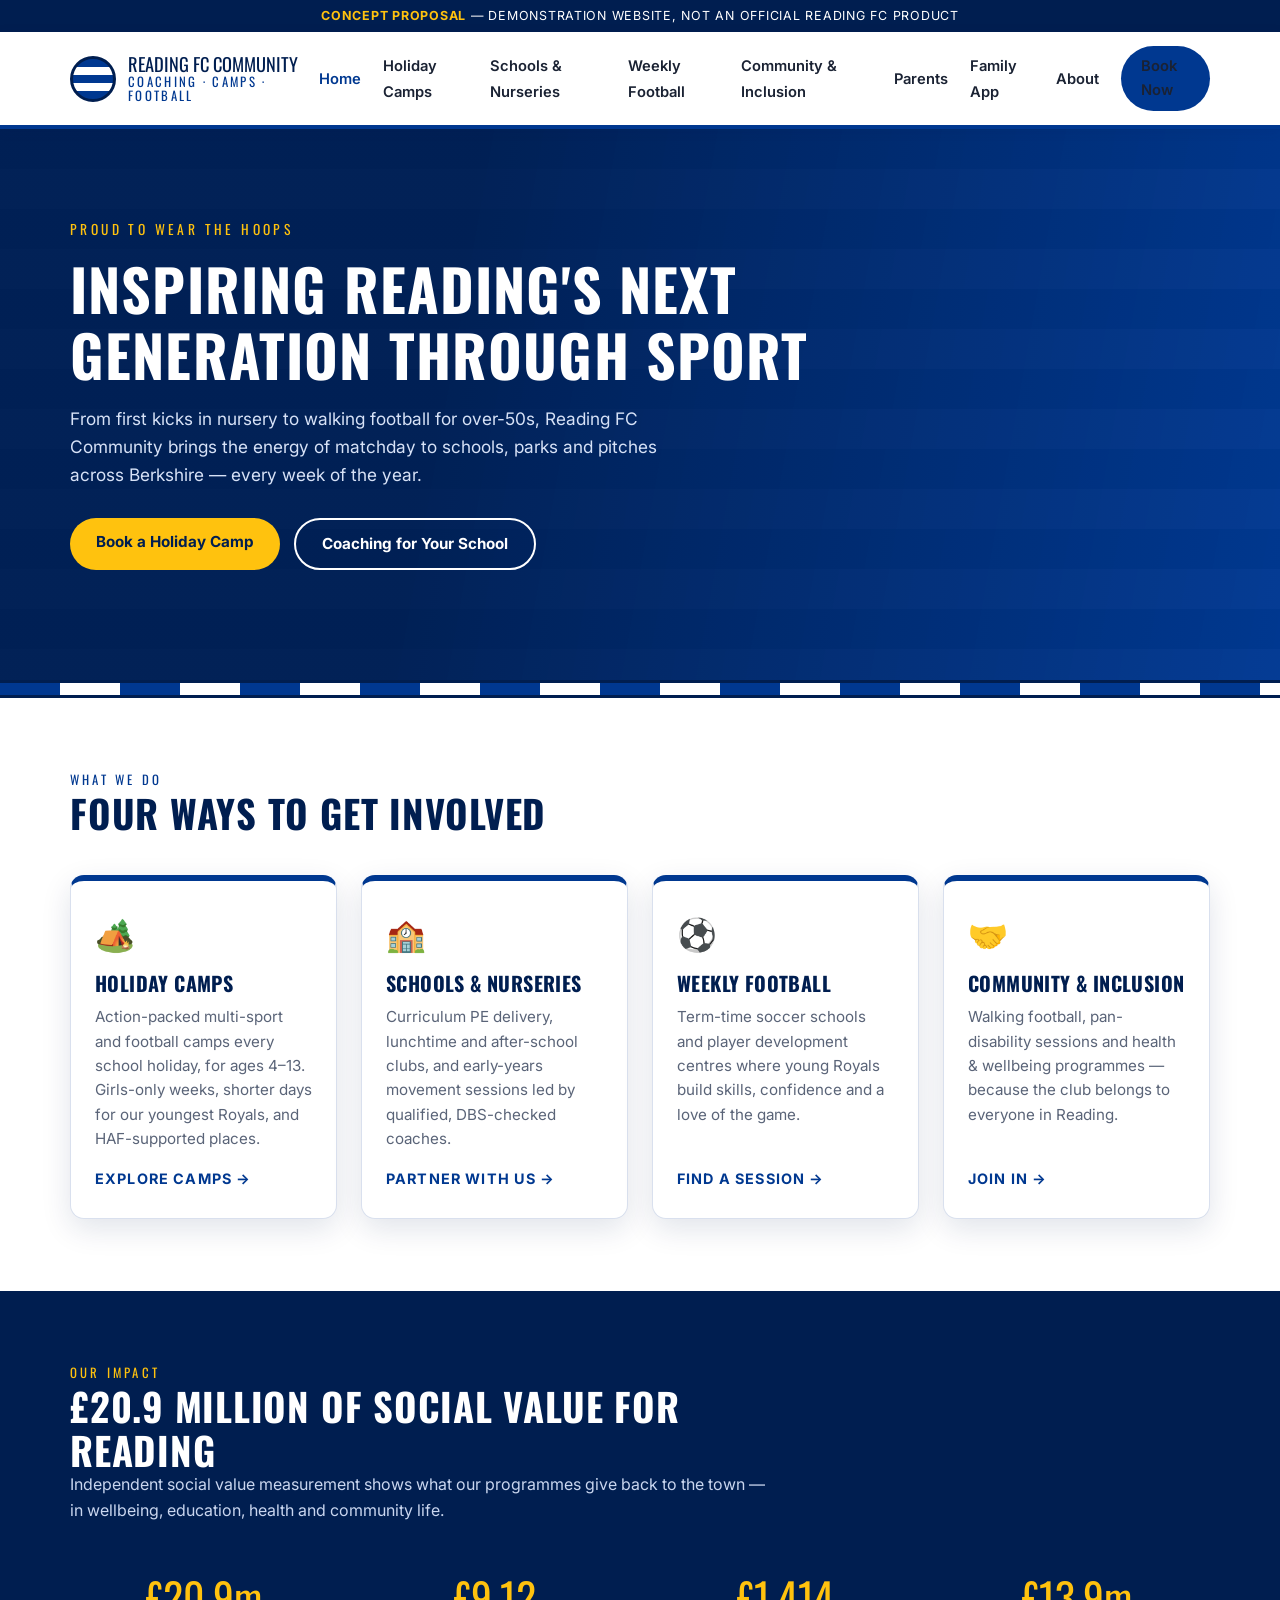
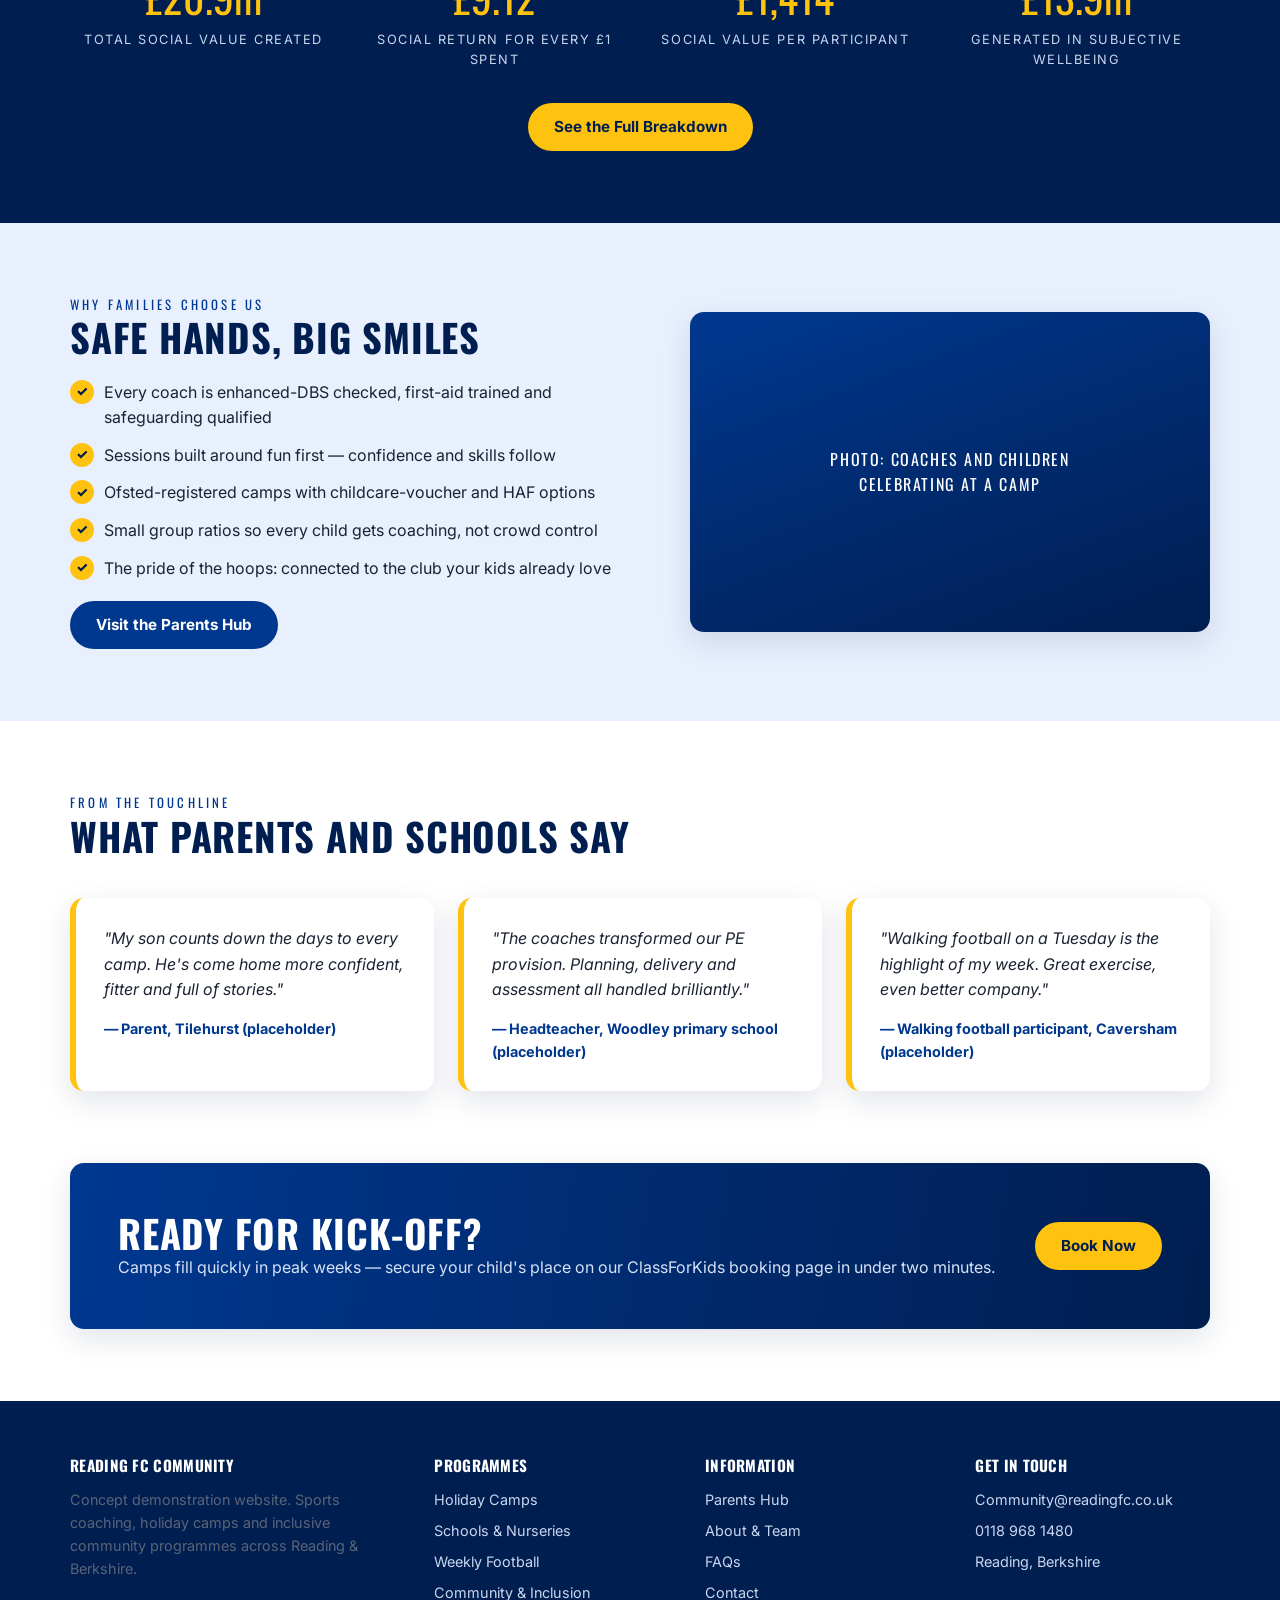
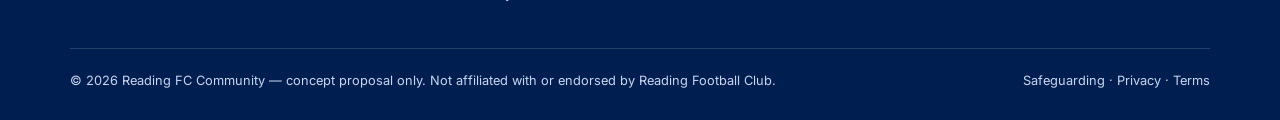
<file: index.html>
<!DOCTYPE html>
<html lang="en-GB">
<head>
  <meta charset="UTF-8" />
  <meta name="viewport" content="width=device-width, initial-scale=1.0" />
  <title>Reading FC Community | Sports Coaching, Holiday Camps &amp; Football for Berkshire</title>
  <meta name="description" content="Concept site: school sports coaching, holiday camps, weekly football and inclusive community programmes across Reading and Berkshire." />
  <link rel="preconnect" href="https://fonts.googleapis.com" />
  <link href="https://fonts.googleapis.com/css2?family=Oswald:wght@500;600;700&family=Inter:wght@400;600;700;800&display=swap" rel="stylesheet" />
  <link rel="stylesheet" href="assets/css/styles.css" />
</head>
<body>
  <div class="concept-ribbon"><strong>Concept proposal</strong> — demonstration website, not an official Reading FC product</div>

  <header class="site-header">
    <div class="container nav-bar">
      <a class="brand" href="index.html">
        <span class="brand-mark" aria-hidden="true"></span>
        <span class="brand-name">Reading FC Community<span>Coaching · Camps · Football</span></span>
      </a>
      <button class="nav-toggle" aria-label="Open menu">☰</button>
      <ul class="nav-links">
        <li><a href="index.html">Home</a></li>
        <li><a href="holiday-camps.html">Holiday Camps</a></li>
        <li><a href="schools-nurseries.html">Schools &amp; Nurseries</a></li>
        <li><a href="football.html">Weekly Football</a></li>
        <li><a href="community.html">Community &amp; Inclusion</a></li>
        <li><a href="parents.html">Parents</a></li>
        <li><a href="family-app.html">Family App</a></li>
        <li><a href="about.html">About</a></li>
        <li><a href="https://reading-fc-community-trust.classforkids.io/" target="_blank" rel="noopener" class="btn btn-royal" style="padding:9px 20px;">Book Now</a></li>
      </ul>
    </div>
  </header>

  <section class="hero">
    <div class="container">
      <p class="kicker">Proud to wear the hoops</p>
      <h1>Inspiring Reading's next generation through sport</h1>
      <p class="lede">From first kicks in nursery to walking football for over-50s, Reading FC Community brings the energy of matchday to schools, parks and pitches across Berkshire — every week of the year.</p>
      <div class="hero-ctas">
        <a class="btn btn-primary" href="holiday-camps.html">Book a Holiday Camp</a>
        <a class="btn btn-outline" href="schools-nurseries.html">Coaching for Your School</a>
      </div>
    </div>
  </section>
  <div class="hoops" aria-hidden="true"></div>

  <section>
    <div class="container">
      <div class="section-head">
        <p class="kicker">What we do</p>
        <h2>Four ways to get involved</h2>
      </div>
      <div class="card-grid">
        <article class="card">
          <div class="icon">🏕️</div>
          <h3>Holiday Camps</h3>
          <p>Action-packed multi-sport and football camps every school holiday, for ages 4–13. Girls-only weeks, shorter days for our youngest Royals, and HAF-supported places.</p>
          <a class="card-link" href="holiday-camps.html">Explore camps →</a>
        </article>
        <article class="card">
          <div class="icon">🏫</div>
          <h3>Schools &amp; Nurseries</h3>
          <p>Curriculum PE delivery, lunchtime and after-school clubs, and early-years movement sessions led by qualified, DBS-checked coaches.</p>
          <a class="card-link" href="schools-nurseries.html">Partner with us →</a>
        </article>
        <article class="card">
          <div class="icon">⚽</div>
          <h3>Weekly Football</h3>
          <p>Term-time soccer schools and player development centres where young Royals build skills, confidence and a love of the game.</p>
          <a class="card-link" href="football.html">Find a session →</a>
        </article>
        <article class="card">
          <div class="icon">🤝</div>
          <h3>Community &amp; Inclusion</h3>
          <p>Walking football, pan-disability sessions and health &amp; wellbeing programmes — because the club belongs to everyone in Reading.</p>
          <a class="card-link" href="community.html">Join in →</a>
        </article>
      </div>
    </div>
  </section>

  <section class="section-navy">
    <div class="container">
      <div class="section-head">
        <p class="kicker">Our impact</p>
        <h2>£20.9 million of social value for Reading</h2>
        <p>Independent social value measurement shows what our programmes give back to the town — in wellbeing, education, health and community life.</p>
      </div>
      <div class="stats">
        <div class="stat"><div class="num">£20.9m</div><div class="label">Total social value created</div></div>
        <div class="stat"><div class="num">£9.12</div><div class="label">Social return for every £1 spent</div></div>
        <div class="stat"><div class="num">£1,414</div><div class="label">Social value per participant</div></div>
        <div class="stat"><div class="num">£13.9m</div><div class="label">Generated in subjective wellbeing</div></div>
      </div>
      <p style="text-align:center; margin-top:32px;">
        <a class="btn btn-primary" href="about.html#impact">See the Full Breakdown</a>
      </p>
    </div>
  </section>

  <section class="section-tinted">
    <div class="container split">
      <div>
        <div class="section-head" style="margin-bottom:18px;">
          <p class="kicker">Why families choose us</p>
          <h2>Safe hands, big smiles</h2>
        </div>
        <ul class="checklist">
          <li>Every coach is enhanced-DBS checked, first-aid trained and safeguarding qualified</li>
          <li>Sessions built around fun first — confidence and skills follow</li>
          <li>Ofsted-registered camps with childcare-voucher and HAF options</li>
          <li>Small group ratios so every child gets coaching, not crowd control</li>
          <li>The pride of the hoops: connected to the club your kids already love</li>
        </ul>
        <a class="btn btn-royal" href="parents.html">Visit the Parents Hub</a>
      </div>
      <div class="panel">Photo: coaches and children<br />celebrating at a camp</div>
    </div>
  </section>

  <section>
    <div class="container">
      <div class="section-head">
        <p class="kicker">From the touchline</p>
        <h2>What parents and schools say</h2>
      </div>
      <div class="quote-grid">
        <blockquote class="quote">
          <p>"My son counts down the days to every camp. He's come home more confident, fitter and full of stories."</p>
          <footer>— Parent, Tilehurst (placeholder)</footer>
        </blockquote>
        <blockquote class="quote">
          <p>"The coaches transformed our PE provision. Planning, delivery and assessment all handled brilliantly."</p>
          <footer>— Headteacher, Woodley primary school (placeholder)</footer>
        </blockquote>
        <blockquote class="quote">
          <p>"Walking football on a Tuesday is the highlight of my week. Great exercise, even better company."</p>
          <footer>— Walking football participant, Caversham (placeholder)</footer>
        </blockquote>
      </div>
    </div>
  </section>

  <section style="padding-top:0;">
    <div class="container">
      <div class="cta-banner">
        <div>
          <h2>Ready for kick-off?</h2>
          <p>Camps fill quickly in peak weeks — secure your child's place on our ClassForKids booking page in under two minutes.</p>
        </div>
        <a class="btn btn-primary" href="https://reading-fc-community-trust.classforkids.io/" target="_blank" rel="noopener">Book Now</a>
      </div>
    </div>
  </section>

  <footer class="site-footer">
    <div class="container">
      <div class="footer-grid">
        <div>
          <h4>Reading FC Community</h4>
          <p>Concept demonstration website. Sports coaching, holiday camps and inclusive community programmes across Reading &amp; Berkshire.</p>
        </div>
        <div>
          <h4>Programmes</h4>
          <ul>
            <li><a href="holiday-camps.html">Holiday Camps</a></li>
            <li><a href="schools-nurseries.html">Schools &amp; Nurseries</a></li>
            <li><a href="football.html">Weekly Football</a></li>
            <li><a href="community.html">Community &amp; Inclusion</a></li>
          </ul>
        </div>
        <div>
          <h4>Information</h4>
          <ul>
            <li><a href="parents.html">Parents Hub</a></li>
            <li><a href="about.html">About &amp; Team</a></li>
            <li><a href="parents.html#faqs">FAQs</a></li>
            <li><a href="contact.html">Contact</a></li>
          </ul>
        </div>
        <div>
          <h4>Get in touch</h4>
          <ul>
            <li>Community@readingfc.co.uk</li>
            <li>0118 968 1480</li>
            <li>Reading, Berkshire</li>
          </ul>
        </div>
      </div>
      <div class="footer-legal">
        <span>© 2026 Reading FC Community — concept proposal only. Not affiliated with or endorsed by Reading Football Club.</span>
        <span>Safeguarding · Privacy · Terms</span>
      </div>
    </div>
  </footer>

  <script src="assets/js/main.js"></script>
</body>
</html>
</file>
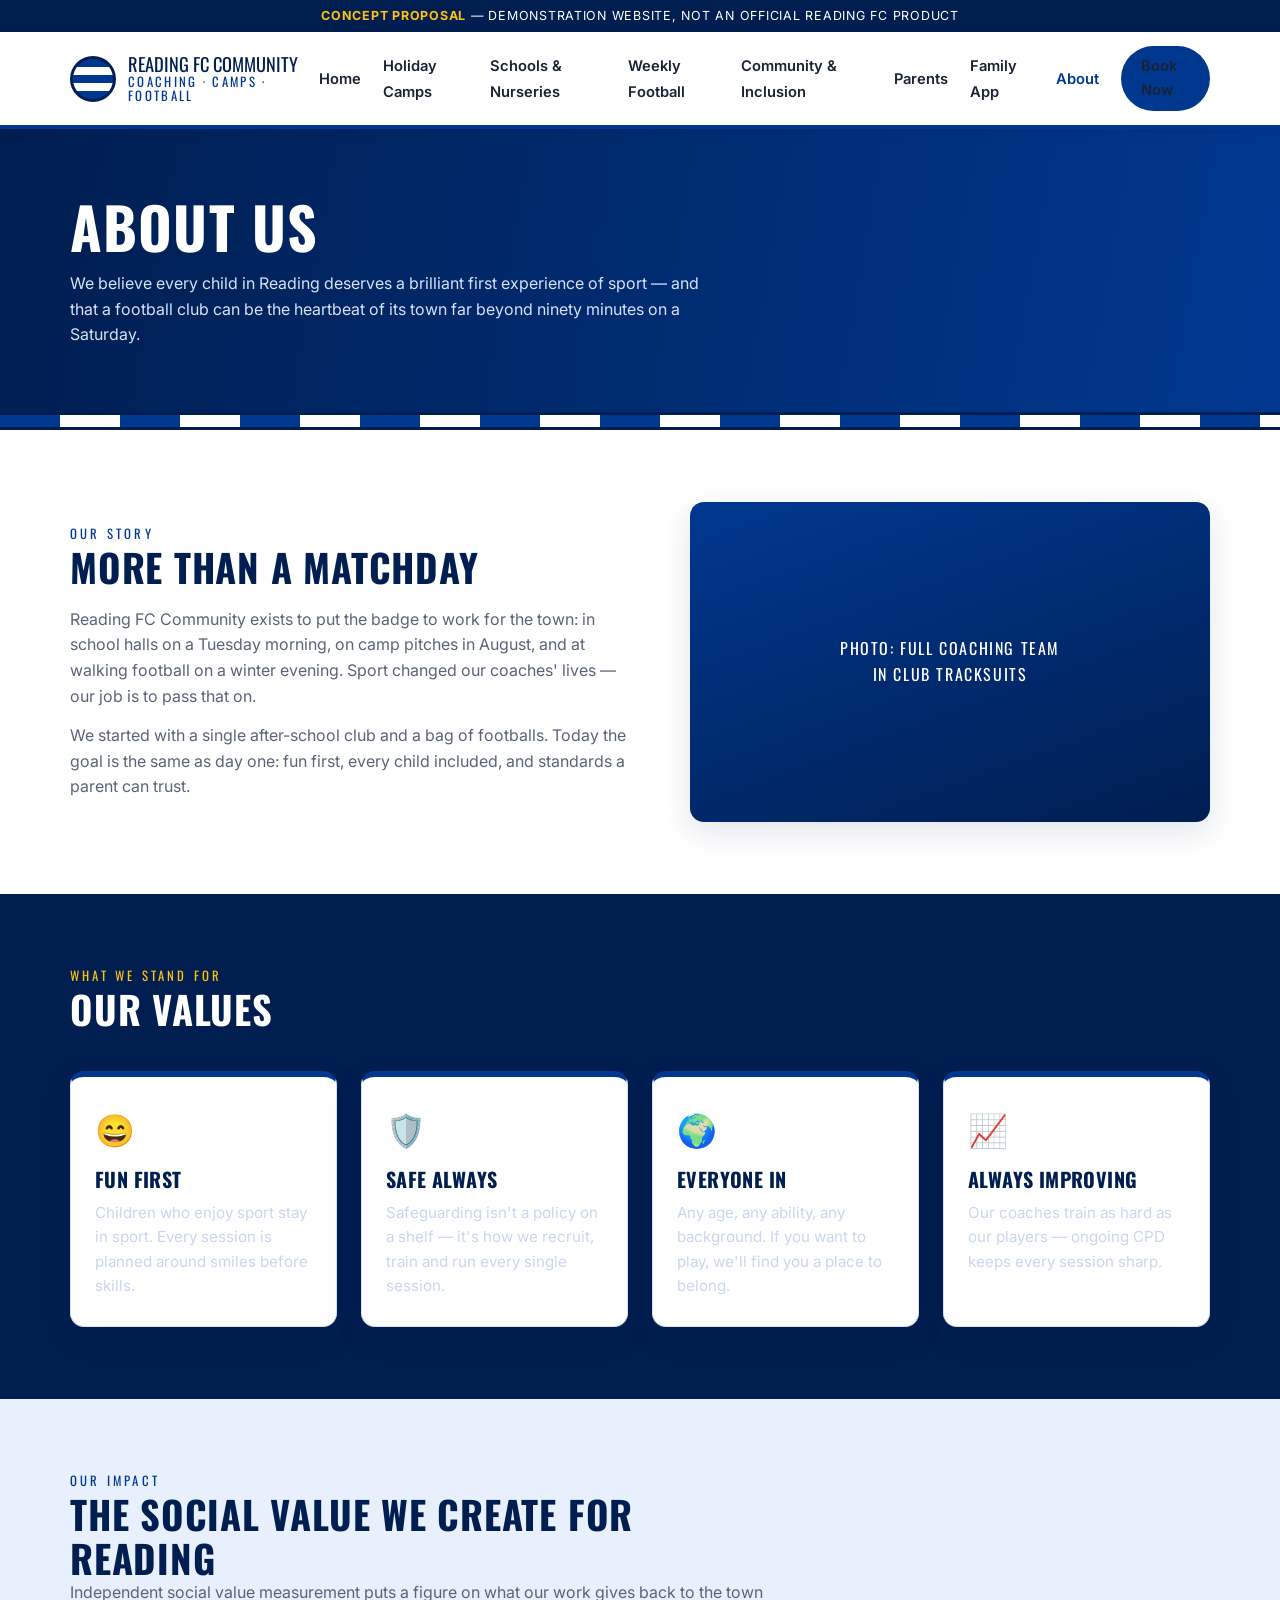
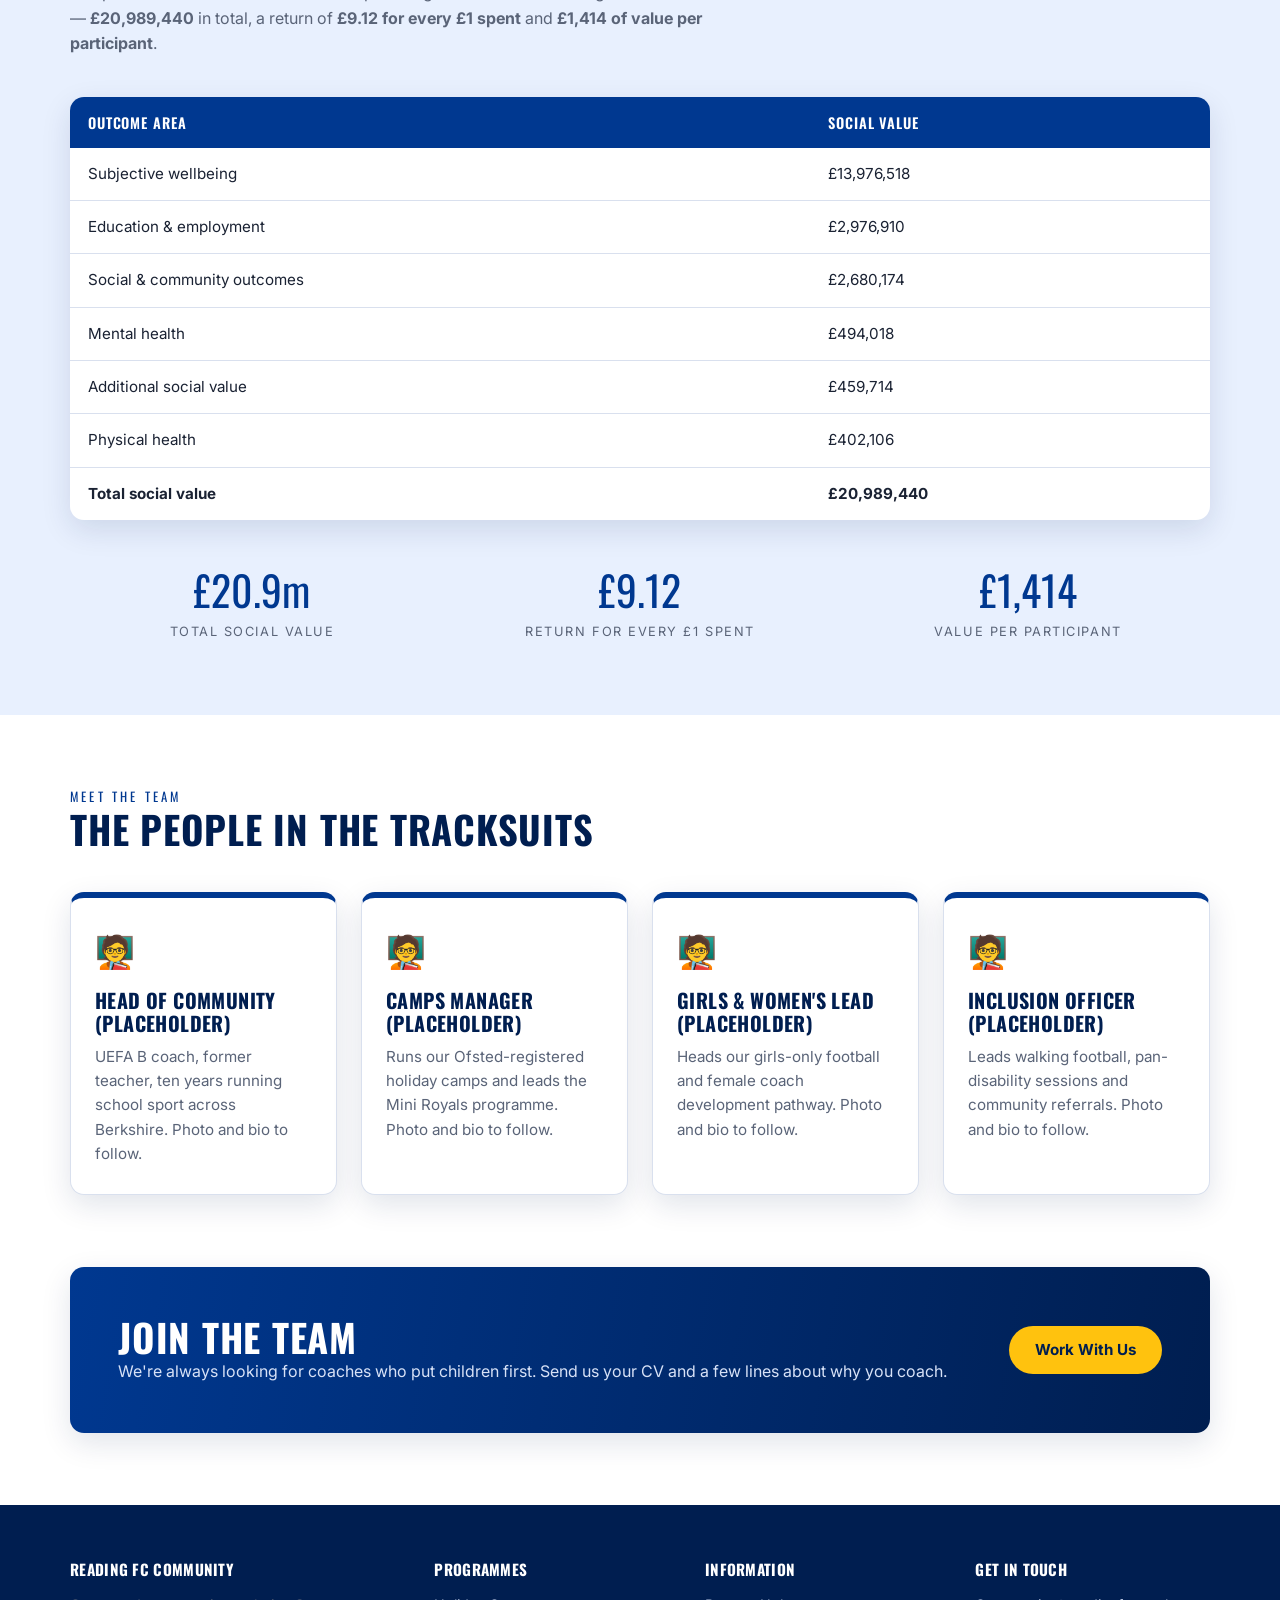
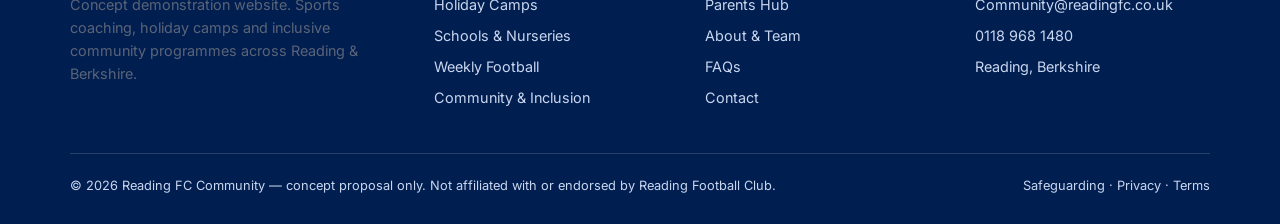
<file: about.html>
<!DOCTYPE html>
<html lang="en-GB">
<head>
  <meta charset="UTF-8" />
  <meta name="viewport" content="width=device-width, initial-scale=1.0" />
  <title>About &amp; Team | Reading FC Community</title>
  <meta name="description" content="Our story, our values and the coaching team behind Reading FC Community." />
  <link rel="preconnect" href="https://fonts.googleapis.com" />
  <link href="https://fonts.googleapis.com/css2?family=Oswald:wght@500;600;700&family=Inter:wght@400;600;700;800&display=swap" rel="stylesheet" />
  <link rel="stylesheet" href="assets/css/styles.css" />
</head>
<body>
  <div class="concept-ribbon"><strong>Concept proposal</strong> — demonstration website, not an official Reading FC product</div>

  <header class="site-header">
    <div class="container nav-bar">
      <a class="brand" href="index.html">
        <span class="brand-mark" aria-hidden="true"></span>
        <span class="brand-name">Reading FC Community<span>Coaching · Camps · Football</span></span>
      </a>
      <button class="nav-toggle" aria-label="Open menu">☰</button>
      <ul class="nav-links">
        <li><a href="index.html">Home</a></li>
        <li><a href="holiday-camps.html">Holiday Camps</a></li>
        <li><a href="schools-nurseries.html">Schools &amp; Nurseries</a></li>
        <li><a href="football.html">Weekly Football</a></li>
        <li><a href="community.html">Community &amp; Inclusion</a></li>
        <li><a href="parents.html">Parents</a></li>
        <li><a href="family-app.html">Family App</a></li>
        <li><a href="about.html">About</a></li>
        <li><a href="https://reading-fc-community-trust.classforkids.io/" target="_blank" rel="noopener" class="btn btn-royal" style="padding:9px 20px;">Book Now</a></li>
      </ul>
    </div>
  </header>

  <div class="page-hero">
    <div class="container">
      <h1>About Us</h1>
      <p>We believe every child in Reading deserves a brilliant first experience of sport — and that a football club can be the heartbeat of its town far beyond ninety minutes on a Saturday.</p>
    </div>
  </div>
  <div class="hoops" aria-hidden="true"></div>

  <section>
    <div class="container split">
      <div>
        <div class="section-head" style="margin-bottom:18px;">
          <p class="kicker">Our story</p>
          <h2>More than a matchday</h2>
        </div>
        <p style="margin-bottom:14px;">Reading FC Community exists to put the badge to work for the town: in school halls on a Tuesday morning, on camp pitches in August, and at walking football on a winter evening. Sport changed our coaches' lives — our job is to pass that on.</p>
        <p>We started with a single after-school club and a bag of footballs. Today the goal is the same as day one: fun first, every child included, and standards a parent can trust.</p>
      </div>
      <div class="panel">Photo: full coaching team<br />in club tracksuits</div>
    </div>
  </section>

  <section class="section-navy">
    <div class="container">
      <div class="section-head">
        <p class="kicker">What we stand for</p>
        <h2>Our values</h2>
      </div>
      <div class="card-grid">
        <article class="card">
          <div class="icon">😄</div>
          <h3>Fun First</h3>
          <p>Children who enjoy sport stay in sport. Every session is planned around smiles before skills.</p>
        </article>
        <article class="card">
          <div class="icon">🛡️</div>
          <h3>Safe Always</h3>
          <p>Safeguarding isn't a policy on a shelf — it's how we recruit, train and run every single session.</p>
        </article>
        <article class="card">
          <div class="icon">🌍</div>
          <h3>Everyone In</h3>
          <p>Any age, any ability, any background. If you want to play, we'll find you a place to belong.</p>
        </article>
        <article class="card">
          <div class="icon">📈</div>
          <h3>Always Improving</h3>
          <p>Our coaches train as hard as our players — ongoing CPD keeps every session sharp.</p>
        </article>
      </div>
    </div>
  </section>

  <section id="impact" class="section-tinted">
    <div class="container">
      <div class="section-head">
        <p class="kicker">Our impact</p>
        <h2>The social value we create for Reading</h2>
        <p>Independent social value measurement puts a figure on what our work gives back to the town — <strong>£20,989,440</strong> in total, a return of <strong>£9.12 for every £1 spent</strong> and <strong>£1,414 of value per participant</strong>.</p>
      </div>
      <table class="info-table">
        <thead>
          <tr><th>Outcome area</th><th>Social value</th></tr>
        </thead>
        <tbody>
          <tr><td>Subjective wellbeing</td><td>£13,976,518</td></tr>
          <tr><td>Education &amp; employment</td><td>£2,976,910</td></tr>
          <tr><td>Social &amp; community outcomes</td><td>£2,680,174</td></tr>
          <tr><td>Mental health</td><td>£494,018</td></tr>
          <tr><td>Additional social value</td><td>£459,714</td></tr>
          <tr><td>Physical health</td><td>£402,106</td></tr>
          <tr><td><strong>Total social value</strong></td><td><strong>£20,989,440</strong></td></tr>
        </tbody>
      </table>
      <div class="stats" style="margin-top:36px;">
        <div class="stat"><div class="num" style="color:var(--royal);">£20.9m</div><div class="label" style="color:var(--grey);">Total social value</div></div>
        <div class="stat"><div class="num" style="color:var(--royal);">£9.12</div><div class="label" style="color:var(--grey);">Return for every £1 spent</div></div>
        <div class="stat"><div class="num" style="color:var(--royal);">£1,414</div><div class="label" style="color:var(--grey);">Value per participant</div></div>
      </div>
    </div>
  </section>

  <section>
    <div class="container">
      <div class="section-head">
        <p class="kicker">Meet the team</p>
        <h2>The people in the tracksuits</h2>
      </div>
      <div class="card-grid">
        <article class="card">
          <div class="icon">🧑‍🏫</div>
          <h3>Head of Community (placeholder)</h3>
          <p>UEFA B coach, former teacher, ten years running school sport across Berkshire. Photo and bio to follow.</p>
        </article>
        <article class="card">
          <div class="icon">🧑‍🏫</div>
          <h3>Camps Manager (placeholder)</h3>
          <p>Runs our Ofsted-registered holiday camps and leads the Mini Royals programme. Photo and bio to follow.</p>
        </article>
        <article class="card">
          <div class="icon">🧑‍🏫</div>
          <h3>Girls &amp; Women's Lead (placeholder)</h3>
          <p>Heads our girls-only football and female coach development pathway. Photo and bio to follow.</p>
        </article>
        <article class="card">
          <div class="icon">🧑‍🏫</div>
          <h3>Inclusion Officer (placeholder)</h3>
          <p>Leads walking football, pan-disability sessions and community referrals. Photo and bio to follow.</p>
        </article>
      </div>
    </div>
  </section>

  <section style="padding-top:0;">
    <div class="container">
      <div class="cta-banner">
        <div>
          <h2>Join the team</h2>
          <p>We're always looking for coaches who put children first. Send us your CV and a few lines about why you coach.</p>
        </div>
        <a class="btn btn-primary" href="contact.html">Work With Us</a>
      </div>
    </div>
  </section>

  <footer class="site-footer">
    <div class="container">
      <div class="footer-grid">
        <div>
          <h4>Reading FC Community</h4>
          <p>Concept demonstration website. Sports coaching, holiday camps and inclusive community programmes across Reading &amp; Berkshire.</p>
        </div>
        <div>
          <h4>Programmes</h4>
          <ul>
            <li><a href="holiday-camps.html">Holiday Camps</a></li>
            <li><a href="schools-nurseries.html">Schools &amp; Nurseries</a></li>
            <li><a href="football.html">Weekly Football</a></li>
            <li><a href="community.html">Community &amp; Inclusion</a></li>
          </ul>
        </div>
        <div>
          <h4>Information</h4>
          <ul>
            <li><a href="parents.html">Parents Hub</a></li>
            <li><a href="about.html">About &amp; Team</a></li>
            <li><a href="parents.html#faqs">FAQs</a></li>
            <li><a href="contact.html">Contact</a></li>
          </ul>
        </div>
        <div>
          <h4>Get in touch</h4>
          <ul>
            <li>Community@readingfc.co.uk</li>
            <li>0118 968 1480</li>
            <li>Reading, Berkshire</li>
          </ul>
        </div>
      </div>
      <div class="footer-legal">
        <span>© 2026 Reading FC Community — concept proposal only. Not affiliated with or endorsed by Reading Football Club.</span>
        <span>Safeguarding · Privacy · Terms</span>
      </div>
    </div>
  </footer>

  <script src="assets/js/main.js"></script>
</body>
</html>
</file>
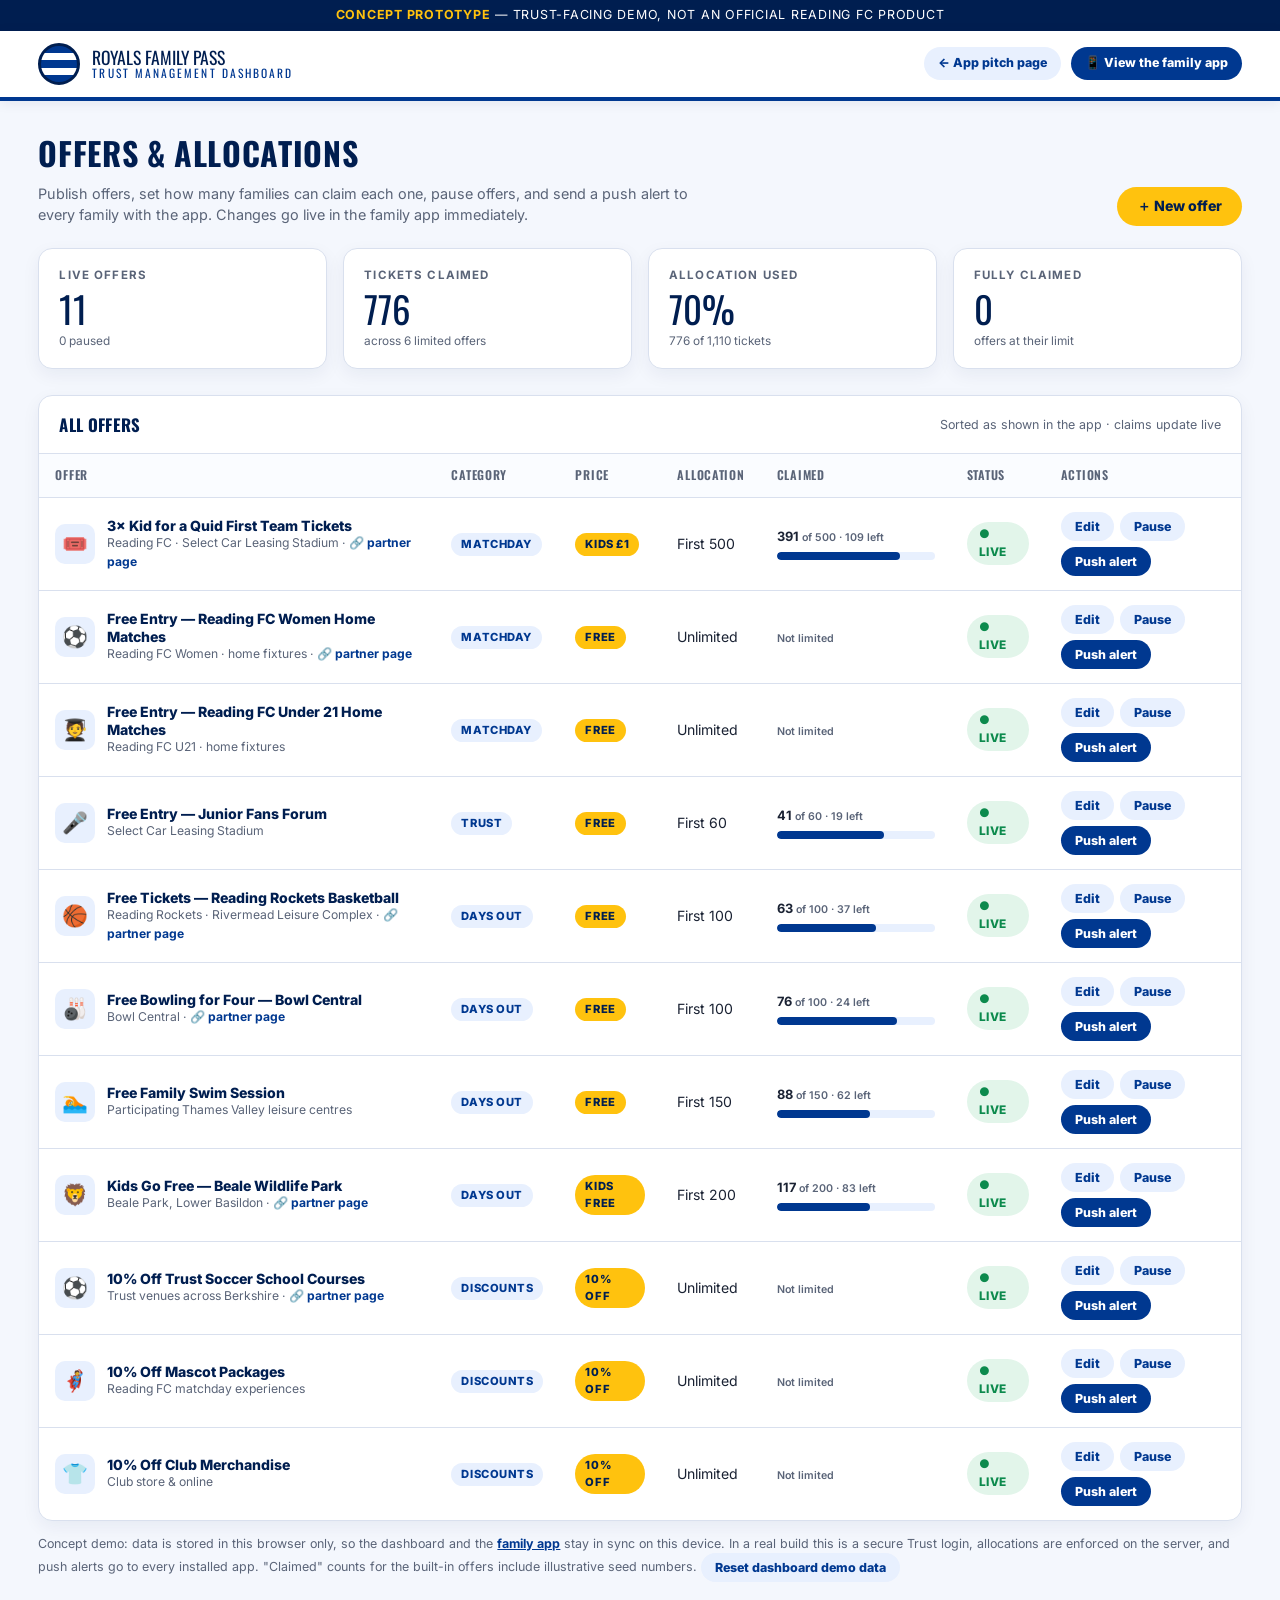
<file: admin.html>
<!DOCTYPE html>
<html lang="en-GB">
<head>
  <meta charset="UTF-8" />
  <meta name="viewport" content="width=device-width, initial-scale=1.0" />
  <title>Trust Dashboard — Royals Family Pass | Reading FC Community Trust (Concept)</title>
  <meta name="description" content="Concept management dashboard for the Royals Family Pass: publish offers, set ticket allocations, pause offers and send push alerts to families." />
  <link rel="preconnect" href="https://fonts.googleapis.com" />
  <link href="https://fonts.googleapis.com/css2?family=Oswald:wght@500;600;700&family=Inter:wght@400;600;700;800&display=swap" rel="stylesheet" />
  <style>
    :root {
      --royal: #003890;
      --navy: #001e50;
      --sky: #e8f0fe;
      --gold: #ffc20e;
      --white: #ffffff;
      --ink: #1a2233;
      --grey: #5a6478;
      --line: #d9e0ee;
      --green: #0c8a4d;
      --green-bg: #e2f5ea;
      --red: #c0273c;
      --red-bg: #fdecec;
      --radius: 14px;
      --shadow: 0 10px 30px rgba(0, 30, 80, 0.12);
      --font-head: "Oswald", "Arial Narrow", sans-serif;
      --font-body: "Inter", "Helvetica Neue", Arial, sans-serif;
    }
    * { box-sizing: border-box; margin: 0; padding: 0; }
    body { font-family: var(--font-body); color: var(--ink); background: #f4f7fd; line-height: 1.5; }
    button { font-family: inherit; cursor: pointer; }
    h1, h2, h3 { font-family: var(--font-head); text-transform: uppercase; color: var(--navy); letter-spacing: 0.02em; }

    .concept-ribbon {
      background: var(--navy); color: var(--white); text-align: center; font-size: 0.78rem;
      letter-spacing: 0.06em; text-transform: uppercase; padding: 6px 12px;
    }
    .concept-ribbon strong { color: var(--gold); }

    .topbar {
      background: var(--white); border-bottom: 4px solid var(--royal);
      box-shadow: 0 2px 12px rgba(0, 30, 80, 0.08); position: sticky; top: 0; z-index: 20;
    }
    .topbar-in {
      width: min(1240px, 94%); margin: 0 auto; display: flex; align-items: center;
      justify-content: space-between; gap: 16px; padding: 12px 0; flex-wrap: wrap;
    }
    .brand { display: flex; align-items: center; gap: 12px; text-decoration: none; }
    .crest {
      width: 42px; height: 42px; border-radius: 50%;
      background: repeating-linear-gradient(180deg, var(--royal) 0 20%, var(--white) 20% 40%);
      border: 3px solid var(--navy); flex-shrink: 0;
    }
    .brand-name { font-family: var(--font-head); text-transform: uppercase; color: var(--navy); font-size: 1.1rem; line-height: 1.1; }
    .brand-name span { display: block; color: var(--royal); font-size: 0.72rem; letter-spacing: 0.18em; }
    .topbar .links { display: flex; gap: 10px; flex-wrap: wrap; }

    .btn {
      display: inline-flex; align-items: center; gap: 8px; border: 0; border-radius: 999px;
      font-weight: 800; font-size: 0.88rem; padding: 10px 20px; text-decoration: none;
      transition: transform 0.12s ease;
    }
    .btn:active { transform: scale(0.97); }
    .btn-gold { background: var(--gold); color: var(--navy); }
    .btn-royal { background: var(--royal); color: var(--white); }
    .btn-ghost { background: var(--sky); color: var(--royal); }
    .btn-sm { padding: 7px 14px; font-size: 0.78rem; }

    .wrap { width: min(1240px, 94%); margin: 0 auto; padding: 28px 0 64px; }
    .page-head { display: flex; align-items: flex-end; justify-content: space-between; gap: 16px; flex-wrap: wrap; margin-bottom: 22px; }
    .page-head p { color: var(--grey); font-size: 0.9rem; max-width: 46em; margin-top: 6px; }

    /* ---- KPI tiles ---- */
    .kpis { display: grid; grid-template-columns: repeat(auto-fit, minmax(200px, 1fr)); gap: 16px; margin-bottom: 26px; }
    .kpi {
      background: var(--white); border: 1px solid var(--line); border-radius: var(--radius);
      padding: 18px 20px; box-shadow: 0 6px 18px rgba(0,30,80,0.06);
    }
    .kpi .label { font-size: 0.72rem; font-weight: 700; text-transform: uppercase; letter-spacing: 0.1em; color: var(--grey); }
    .kpi .num { font-family: var(--font-head); font-size: 2.3rem; color: var(--navy); line-height: 1.15; margin-top: 4px; }
    .kpi .sub { font-size: 0.74rem; color: var(--grey); margin-top: 2px; }

    /* ---- Offers table ---- */
    .panel {
      background: var(--white); border: 1px solid var(--line); border-radius: var(--radius);
      box-shadow: 0 6px 18px rgba(0,30,80,0.06); overflow: hidden;
    }
    .panel-head { display: flex; align-items: center; justify-content: space-between; gap: 12px; padding: 16px 20px; border-bottom: 1px solid var(--line); flex-wrap: wrap; }
    .panel-head h2 { font-size: 1.05rem; }
    .table-scroll { overflow-x: auto; }
    table { width: 100%; border-collapse: collapse; min-width: 900px; }
    th {
      text-align: left; font-family: var(--font-head); text-transform: uppercase; font-weight: 600;
      letter-spacing: 0.06em; font-size: 0.76rem; color: var(--grey);
      padding: 12px 16px; border-bottom: 1px solid var(--line); background: #fafcff;
    }
    td { padding: 14px 16px; border-bottom: 1px solid var(--line); font-size: 0.88rem; vertical-align: middle; }
    tr:last-child td { border-bottom: 0; }
    tr.paused td { opacity: 0.55; }
    .offer-cell { display: flex; align-items: center; gap: 12px; min-width: 260px; }
    .offer-ico {
      width: 40px; height: 40px; border-radius: 10px; background: var(--sky);
      display: flex; align-items: center; justify-content: center; font-size: 1.3rem; flex-shrink: 0;
    }
    .offer-cell .t { font-weight: 800; color: var(--navy); line-height: 1.25; }
    .offer-cell .v { font-size: 0.76rem; color: var(--grey); }
    .tag { display: inline-block; background: var(--sky); color: var(--royal); border-radius: 999px; font-size: 0.7rem; font-weight: 800; padding: 3px 10px; text-transform: uppercase; letter-spacing: 0.05em; }
    .tag-gold { background: var(--gold); color: var(--navy); }

    .meter-cell { min-width: 190px; }
    .meter { background: var(--sky); border-radius: 999px; height: 8px; overflow: hidden; margin-top: 6px; }
    .meter i { display: block; height: 100%; background: var(--royal); border-radius: 999px; }
    .meter-num { font-size: 0.8rem; font-weight: 700; color: var(--ink); }
    .meter-num small { color: var(--grey); font-weight: 600; }

    .status { display: inline-flex; align-items: center; gap: 6px; font-size: 0.74rem; font-weight: 800; text-transform: uppercase; letter-spacing: 0.05em; border-radius: 999px; padding: 4px 12px; }
    .status-live { background: var(--green-bg); color: var(--green); }
    .status-paused { background: #e6e9f0; color: var(--grey); }
    .status-out { background: var(--red-bg); color: var(--red); }

    .row-actions { display: flex; gap: 6px; flex-wrap: wrap; }

    .note { font-size: 0.78rem; color: var(--grey); margin-top: 14px; }
    .note a { color: var(--royal); font-weight: 700; }

    /* ---- Modal ---- */
    .veil { position: fixed; inset: 0; background: rgba(6,14,36,0.55); z-index: 40; display: none; align-items: flex-start; justify-content: center; overflow-y: auto; padding: 40px 16px; }
    .veil.on { display: flex; }
    .modal { background: var(--white); border-radius: 18px; width: min(620px, 100%); padding: 26px 28px; box-shadow: 0 30px 80px rgba(0,0,0,0.35); }
    .modal h2 { font-size: 1.2rem; margin-bottom: 4px; }
    .modal .hint { font-size: 0.8rem; color: var(--grey); margin-bottom: 18px; }
    .fgrid { display: grid; grid-template-columns: 88px 1fr 1fr; gap: 14px; }
    .fgrid .full { grid-column: 1 / -1; }
    .fgrid .two { grid-column: span 2; }
    label { display: block; font-weight: 700; font-size: 0.76rem; color: var(--navy); margin-bottom: 5px; text-transform: uppercase; letter-spacing: 0.05em; }
    input, select, textarea {
      width: 100%; padding: 10px 12px; border: 1.5px solid var(--line); border-radius: 9px;
      font-family: inherit; font-size: 0.9rem; background: var(--white); color: var(--ink);
    }
    textarea { min-height: 76px; resize: vertical; }
    .check { display: flex; align-items: center; gap: 10px; font-size: 0.86rem; color: var(--ink); font-weight: 600; }
    .check input { width: 18px; height: 18px; }
    .modal-actions { display: flex; justify-content: flex-end; gap: 10px; margin-top: 20px; }

    .toast {
      position: fixed; bottom: 26px; left: 50%; transform: translate(-50%, 16px); z-index: 60;
      background: var(--navy); color: var(--white); font-size: 0.86rem; font-weight: 700;
      border-radius: 999px; padding: 12px 22px; opacity: 0; transition: all 0.25s ease; pointer-events: none;
    }
    .toast.on { opacity: 1; transform: translate(-50%, 0); }

    @media (max-width: 700px) { .fgrid { grid-template-columns: 1fr 1fr; } .fgrid .two { grid-column: 1 / -1; } }
  </style>
</head>
<body>
  <div class="concept-ribbon"><strong>Concept prototype</strong> — Trust-facing demo, not an official Reading FC product</div>

  <header class="topbar">
    <div class="topbar-in">
      <a class="brand" href="family-app.html">
        <span class="crest" aria-hidden="true"></span>
        <span class="brand-name">Royals Family Pass<span>Trust Management Dashboard</span></span>
      </a>
      <div class="links">
        <a class="btn btn-ghost btn-sm" href="family-app.html">← App pitch page</a>
        <a class="btn btn-royal btn-sm" href="app.html" target="_blank" rel="noopener">📱 View the family app</a>
      </div>
    </div>
  </header>

  <main class="wrap">
    <div class="page-head">
      <div>
        <h1>Offers &amp; allocations</h1>
        <p>Publish offers, set how many families can claim each one, pause offers, and send a push alert to every family with the app. Changes go live in the family app immediately.</p>
      </div>
      <button class="btn btn-gold" id="newOfferBtn">＋ New offer</button>
    </div>

    <div class="kpis" id="kpis"></div>

    <div class="panel">
      <div class="panel-head">
        <h2>All offers</h2>
        <span class="note" style="margin:0;">Sorted as shown in the app · claims update live</span>
      </div>
      <div class="table-scroll">
        <table id="offerTable" aria-label="Offers">
          <thead>
            <tr>
              <th>Offer</th>
              <th>Category</th>
              <th>Price</th>
              <th>Allocation</th>
              <th>Claimed</th>
              <th>Status</th>
              <th>Actions</th>
            </tr>
          </thead>
          <tbody id="offerRows"></tbody>
        </table>
      </div>
    </div>

    <p class="note">
      Concept demo: data is stored in this browser only, so the dashboard and the
      <a href="app.html" target="_blank" rel="noopener">family app</a> stay in sync on this device.
      In a real build this is a secure Trust login, allocations are enforced on the server, and
      push alerts go to every installed app. "Claimed" counts for the built-in offers include
      illustrative seed numbers. <button class="btn btn-ghost btn-sm" id="resetAdminBtn" style="vertical-align:middle;">Reset dashboard demo data</button>
    </p>
  </main>

  <!-- New / edit offer modal -->
  <div class="veil" id="veil">
    <form class="modal" id="offerForm">
      <h2 id="formTitle">New offer</h2>
      <p class="hint">Fill in the offer as families will see it in the app. Leave the allocation blank for an unlimited offer (e.g. a season-long discount).</p>
      <div class="fgrid">
        <div>
          <label for="fIcon">Icon</label>
          <input id="fIcon" maxlength="4" placeholder="🎟️" />
        </div>
        <div class="two">
          <label for="fTitle">Offer title *</label>
          <input id="fTitle" required placeholder="e.g. Free Family Cinema Tickets" />
        </div>
        <div class="full">
          <label for="fVenue">Venue / partner *</label>
          <input id="fVenue" required placeholder="e.g. Vue Cinema, Reading" />
        </div>
        <div>
          <label for="fCat">Category</label>
          <select id="fCat">
            <option value="daysout">Days Out</option>
            <option value="matchday">Matchday</option>
            <option value="discount">Discounts</option>
            <option value="trust">Trust</option>
          </select>
        </div>
        <div>
          <label for="fPrice">Price label</label>
          <input id="fPrice" placeholder="FREE" value="FREE" />
        </div>
        <div>
          <label for="fCap">Allocation</label>
          <input id="fCap" type="number" min="1" step="1" placeholder="e.g. 100" />
        </div>
        <div class="full">
          <label for="fLink">Partner link (optional)</label>
          <input id="fLink" type="url" placeholder="https:// — the partner's own landing page, shown on the offer" />
        </div>
        <div class="full">
          <label for="fDesc">Description shown to families</label>
          <textarea id="fDesc" placeholder="What is the offer, who is it for, and how do families use it?"></textarea>
        </div>
        <div class="full">
          <label for="fTerms">Terms (the small print)</label>
          <input id="fTerms" placeholder="e.g. One per family. Off-peak sessions only." />
        </div>
        <div class="full check">
          <input type="checkbox" id="fPush" checked />
          <label for="fPush" style="margin:0;text-transform:none;letter-spacing:0;font-size:0.86rem;">Send a push notification to all families when this is published</label>
        </div>
      </div>
      <div class="modal-actions">
        <button type="button" class="btn btn-ghost" id="cancelBtn">Cancel</button>
        <button type="submit" class="btn btn-gold" id="saveBtn">Publish offer</button>
      </div>
    </form>
  </div>

  <div class="toast" id="toast"></div>

  <script src="assets/js/offers-data.js"></script>
  <script>
  (() => {
    "use strict";
    const $ = (id) => document.getElementById(id);
    const APP_KEY = "rfp_demo_v1";
    const CATS = { matchday: "Matchday", daysout: "Days Out", discount: "Discounts", trust: "Trust" };

    let A = window.rfpLoadAdmin();
    const saveA = () => { window.rfpSaveAdmin(A); render(); };

    // Family-app claim counts on this device (seed numbers until the app runs)
    function appCounts() {
      try { return (JSON.parse(localStorage.getItem(APP_KEY) || "{}").counts) || {}; }
      catch { return {}; }
    }
    function catalogue() {
      return window.RFP_OFFERS
        .map((o) => Object.assign({ builtin: true }, o, A.overrides[o.id] || {}))
        .concat(A.customOffers.map((o) => Object.assign({ builtin: false }, o)));
    }
    const claimedOf = (o, counts) => o.cap ? (counts[o.id] != null ? counts[o.id] : (o.seedClaimed || 0)) : null;

    function toast(msg) {
      const t = $("toast");
      t.textContent = msg; t.classList.add("on");
      clearTimeout(t._t); t._t = setTimeout(() => t.classList.remove("on"), 2800);
    }

    /* ---------------- KPI tiles ---------------- */
    function renderKpis(list, counts) {
      const live = list.filter((o) => !o.paused);
      const capped = list.filter((o) => o.cap);
      const claimed = capped.reduce((n, o) => n + claimedOf(o, counts), 0);
      const capTotal = capped.reduce((n, o) => n + o.cap, 0);
      const pct = capTotal ? Math.round((claimed / capTotal) * 100) : 0;
      const soldOut = capped.filter((o) => claimedOf(o, counts) >= o.cap).length;
      $("kpis").innerHTML = `
        <div class="kpi"><div class="label">Live offers</div><div class="num">${live.length}</div><div class="sub">${list.length - live.length} paused</div></div>
        <div class="kpi"><div class="label">Tickets claimed</div><div class="num">${claimed.toLocaleString("en-GB")}</div><div class="sub">across ${capped.length} limited offers</div></div>
        <div class="kpi"><div class="label">Allocation used</div><div class="num">${pct}%</div><div class="sub">${claimed.toLocaleString("en-GB")} of ${capTotal.toLocaleString("en-GB")} tickets</div></div>
        <div class="kpi"><div class="label">Fully claimed</div><div class="num">${soldOut}</div><div class="sub">offers at their limit</div></div>`;
    }

    /* ---------------- Offers table ---------------- */
    function render() {
      A = window.rfpLoadAdmin();
      const counts = appCounts();
      const list = catalogue();
      renderKpis(list, counts);

      $("offerRows").innerHTML = list.map((o) => {
        const claimed = claimedOf(o, counts);
        const left = o.cap ? Math.max(0, o.cap - claimed) : null;
        const pct = o.cap ? Math.min(100, Math.round((claimed / o.cap) * 100)) : 0;
        const out = o.cap && left <= 0;
        const status = o.paused
          ? '<span class="status status-paused">⏸ Paused</span>'
          : out
            ? '<span class="status status-out">● Fully claimed</span>'
            : '<span class="status status-live">● Live</span>';
        return `
          <tr class="${o.paused ? "paused" : ""}">
            <td><div class="offer-cell"><span class="offer-ico">${o.icon || "🎟️"}</span><div><div class="t">${o.title}</div><div class="v">${o.venue}${o.link ? ` \u00b7 <a href="${o.link}" target="_blank" rel="noopener" style="color:var(--royal);font-weight:700;text-decoration:none;">\u{1F517} partner page</a>` : ""}</div></div></div></td>
            <td><span class="tag">${CATS[o.cat] || o.cat || "—"}</span></td>
            <td><span class="tag tag-gold">${o.price || "FREE"}</span></td>
            <td>${o.cap ? `First ${o.cap.toLocaleString("en-GB")}` : "Unlimited"}</td>
            <td class="meter-cell">${o.cap
              ? `<div class="meter-num">${claimed.toLocaleString("en-GB")} <small>of ${o.cap.toLocaleString("en-GB")} · ${left.toLocaleString("en-GB")} left</small></div><div class="meter"><i style="width:${pct}%"></i></div>`
              : `<span class="meter-num"><small>Not limited</small></span>`}</td>
            <td>${status}</td>
            <td><div class="row-actions">
              <button class="btn btn-ghost btn-sm" data-edit="${o.id}">Edit</button>
              <button class="btn btn-ghost btn-sm" data-pause="${o.id}">${o.paused ? "Resume" : "Pause"}</button>
              <button class="btn btn-royal btn-sm" data-push="${o.id}" ${o.paused ? "disabled" : ""}>Push alert</button>
              ${o.builtin ? "" : `<button class="btn btn-ghost btn-sm" data-del="${o.id}" style="color:var(--red);">Delete</button>`}
            </div></td>
          </tr>`;
      }).join("");

      $("offerRows").querySelectorAll("[data-edit]").forEach((b) => b.addEventListener("click", () => openForm(b.dataset.edit)));
      $("offerRows").querySelectorAll("[data-pause]").forEach((b) => b.addEventListener("click", () => togglePause(b.dataset.pause)));
      $("offerRows").querySelectorAll("[data-push]").forEach((b) => b.addEventListener("click", () => sendPush(b.dataset.push)));
      $("offerRows").querySelectorAll("[data-del]").forEach((b) => b.addEventListener("click", () => delOffer(b.dataset.del)));
    }

    function findOffer(id) { return catalogue().find((o) => o.id === id); }

    function togglePause(id) {
      const o = findOffer(id);
      if (o.builtin) {
        A.overrides[id] = Object.assign({}, A.overrides[id], { paused: !o.paused });
      } else {
        A.customOffers.find((c) => c.id === id).paused = !o.paused;
      }
      saveA();
      toast(o.paused ? `▶ "${o.title}" is live again` : `⏸ "${o.title}" paused — hidden from the app`);
    }

    function sendPush(id) {
      const o = findOffer(id);
      A.pushQueue.push({
        icon: o.icon || "🎟️",
        title: o.cap ? "Don't miss out:" : "New offer:",
        text: `${o.title} — tap to claim yours in the app.`,
        offerId: o.id
      });
      saveA();
      toast(`🔔 Push alert queued — families see it next time the app is open`);
    }

    function delOffer(id) {
      const o = findOffer(id);
      if (!confirm(`Delete "${o.title}"? Families will no longer see this offer.`)) return;
      A.customOffers = A.customOffers.filter((c) => c.id !== id);
      saveA();
      toast("Offer deleted");
    }

    /* ---------------- New / edit form ---------------- */
    let editingId = null;
    function openForm(id) {
      editingId = id || null;
      const o = id ? findOffer(id) : null;
      $("formTitle").textContent = o ? "Edit offer" : "New offer";
      $("saveBtn").textContent = o ? "Save changes" : "Publish offer";
      $("fIcon").value = o ? (o.icon || "") : "";
      $("fTitle").value = o ? o.title : "";
      $("fVenue").value = o ? o.venue : "";
      $("fCat").value = o ? (o.cat || "daysout") : "daysout";
      $("fPrice").value = o ? (o.price || "FREE") : "FREE";
      $("fCap").value = o && o.cap ? o.cap : "";
      $("fLink").value = o ? (o.link || "") : "";
      $("fDesc").value = o ? (o.desc || "") : "";
      $("fTerms").value = o ? (o.terms || "") : "";
      $("fPush").checked = !o;
      $("veil").classList.add("on");
      $("fTitle").focus();
    }
    function closeForm() { $("veil").classList.remove("on"); editingId = null; }

    $("offerForm").addEventListener("submit", (e) => {
      e.preventDefault();
      const fields = {
        icon: $("fIcon").value.trim() || "🎟️",
        title: $("fTitle").value.trim(),
        venue: $("fVenue").value.trim(),
        cat: $("fCat").value,
        price: $("fPrice").value.trim() || "FREE",
        cap: $("fCap").value ? Math.max(1, parseInt($("fCap").value, 10)) : null,
        link: $("fLink").value.trim() || null,
        desc: $("fDesc").value.trim() || "Details to follow — see the app for updates.",
        terms: $("fTerms").value.trim() || "Concept demo — placeholder terms."
      };
      if (!fields.title || !fields.venue) return;

      let id = editingId;
      if (id) {
        const o = findOffer(id);
        if (o.builtin) A.overrides[id] = Object.assign({}, A.overrides[id], fields);
        else Object.assign(A.customOffers.find((c) => c.id === id), fields);
      } else {
        id = "cust-" + Date.now().toString(36);
        A.customOffers.push(Object.assign({ id, seedClaimed: 0, tags: (fields.title + " " + fields.venue).toLowerCase() }, fields));
      }
      if ($("fPush").checked) {
        A.pushQueue.push({
          icon: fields.icon,
          title: editingId ? "Offer updated:" : "New offer just dropped:",
          text: `${fields.title}${fields.cap ? ` — first ${fields.cap} families only.` : " — tap to claim yours."}`,
          offerId: id
        });
      }
      saveA();
      closeForm();
      toast(editingId ? "✓ Offer updated — live in the app" : "✓ Offer published — live in the app now");
    });

    $("newOfferBtn").addEventListener("click", () => openForm(null));
    $("cancelBtn").addEventListener("click", closeForm);
    $("veil").addEventListener("click", (e) => { if (e.target === $("veil")) closeForm(); });

    $("resetAdminBtn").addEventListener("click", () => {
      if (!confirm("Reset the dashboard demo? This removes offers you created and restores default allocations.")) return;
      localStorage.removeItem(window.RFP_ADMIN_KEY);
      A = window.rfpLoadAdmin();
      render();
      toast("Dashboard demo data reset");
    });

    // Live-update when the family app claims tickets on this device
    window.addEventListener("storage", (e) => {
      if (e.key === APP_KEY || e.key === window.RFP_ADMIN_KEY) render();
    });

    render();
  })();
  </script>
</body>
</html>
</file>
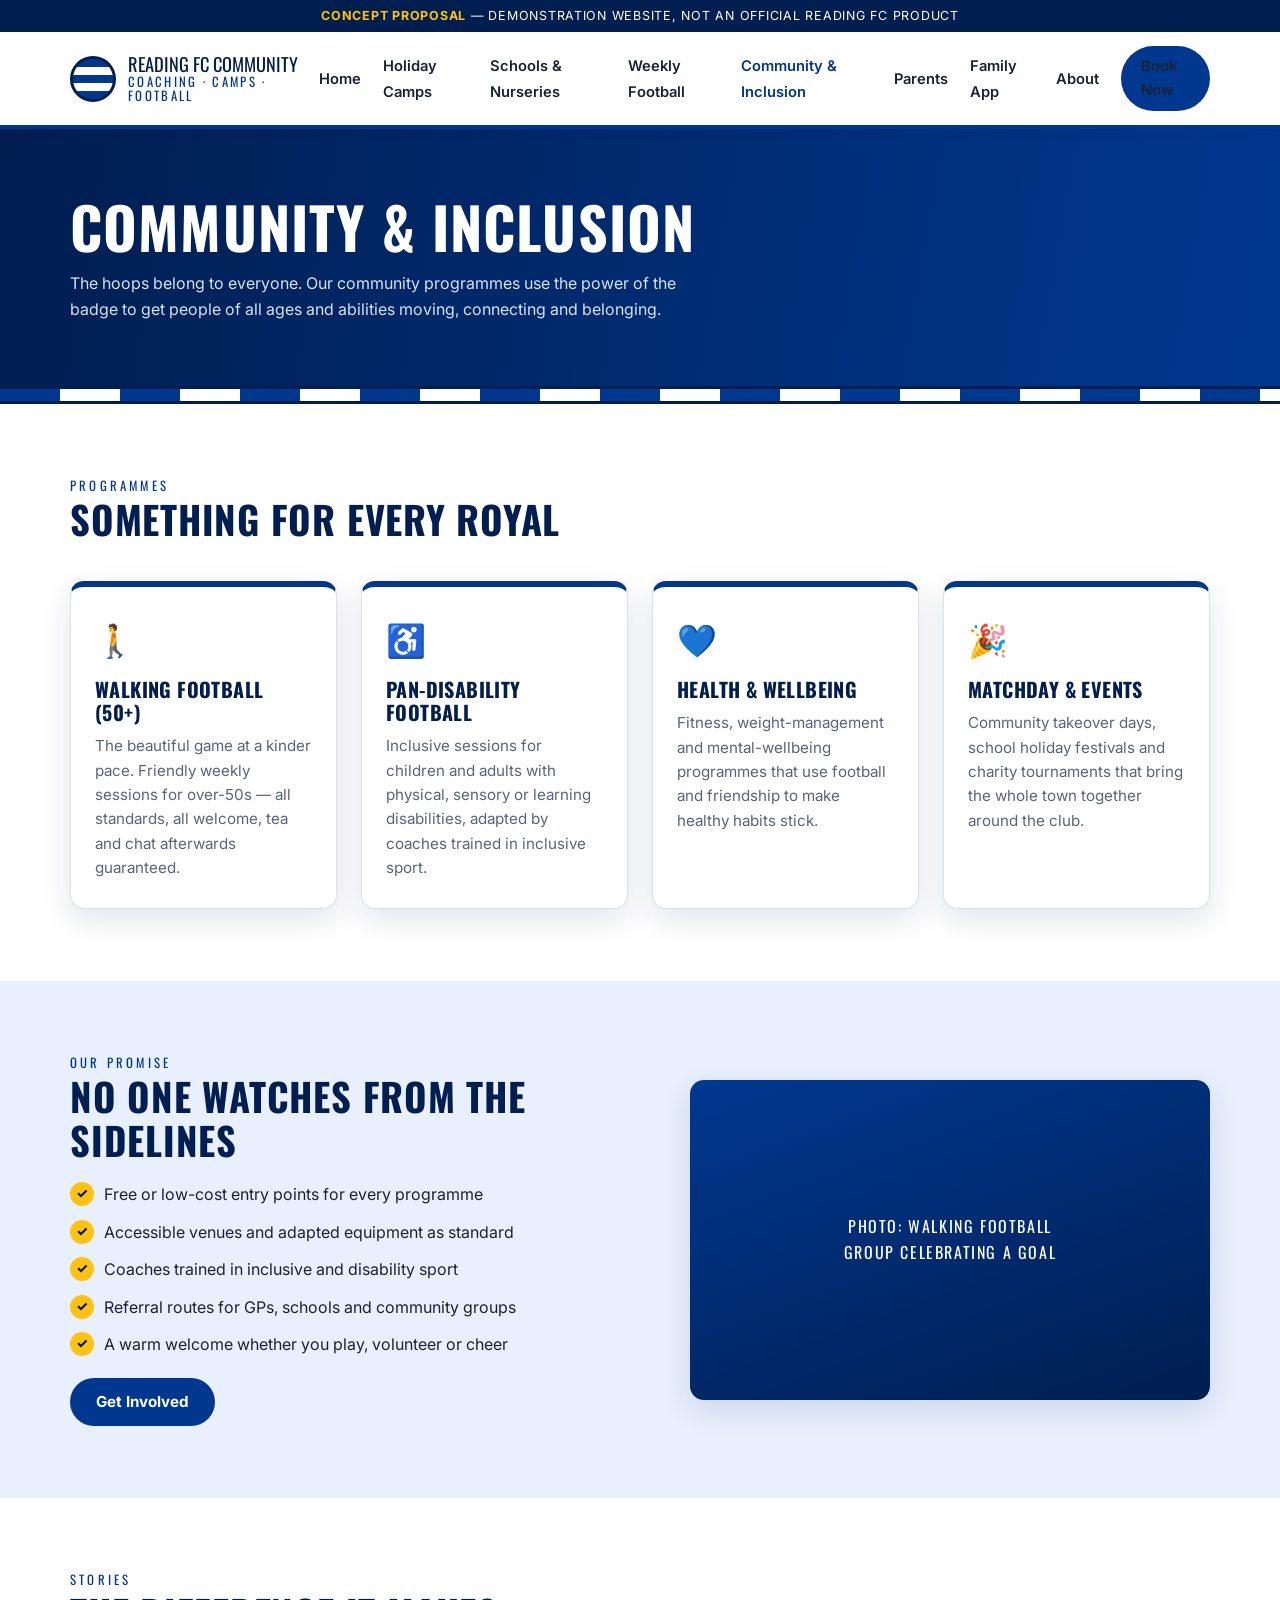
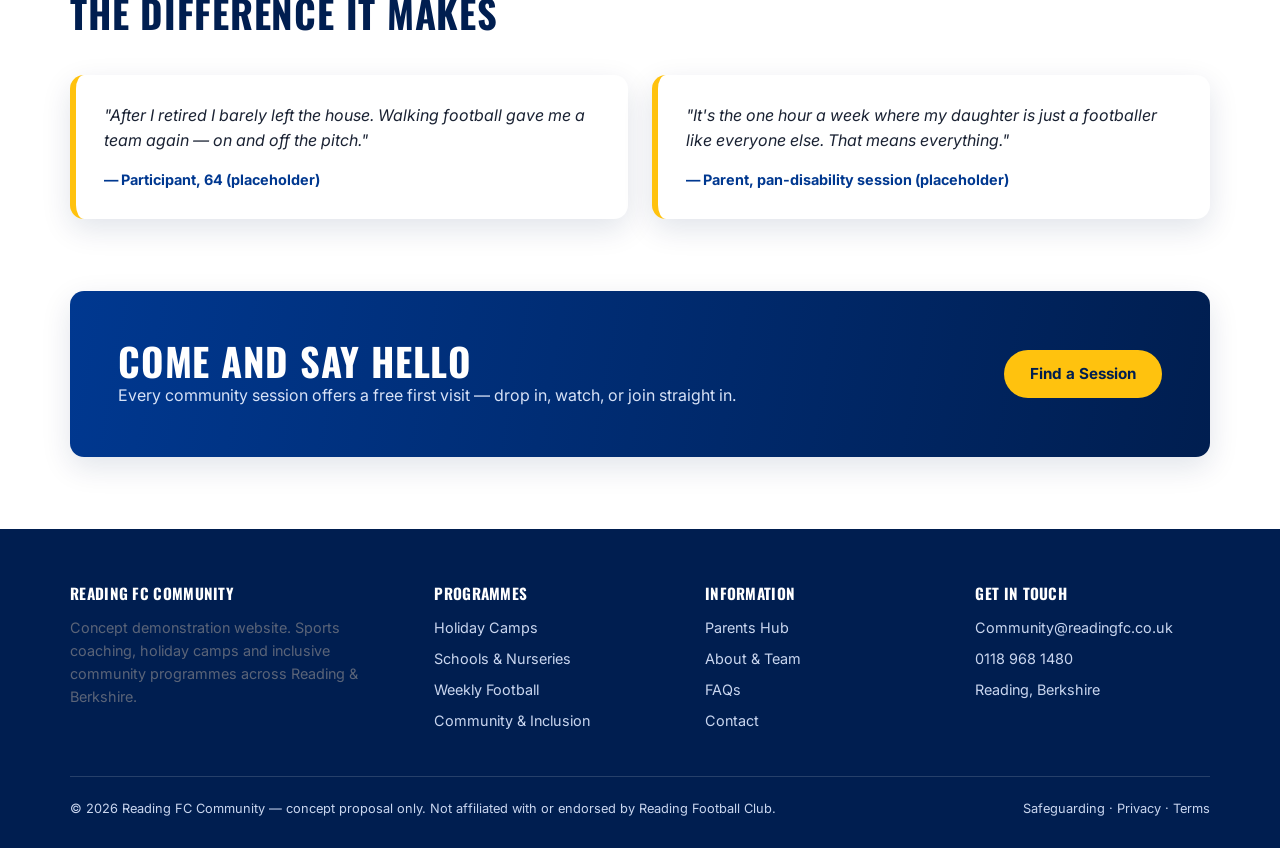
<file: community.html>
<!DOCTYPE html>
<html lang="en-GB">
<head>
  <meta charset="UTF-8" />
  <meta name="viewport" content="width=device-width, initial-scale=1.0" />
  <title>Community &amp; Inclusion | Reading FC Community</title>
  <meta name="description" content="Walking football, pan-disability sessions and health &amp; wellbeing programmes for everyone in Reading and Berkshire." />
  <link rel="preconnect" href="https://fonts.googleapis.com" />
  <link href="https://fonts.googleapis.com/css2?family=Oswald:wght@500;600;700&family=Inter:wght@400;600;700;800&display=swap" rel="stylesheet" />
  <link rel="stylesheet" href="assets/css/styles.css" />
</head>
<body>
  <div class="concept-ribbon"><strong>Concept proposal</strong> — demonstration website, not an official Reading FC product</div>

  <header class="site-header">
    <div class="container nav-bar">
      <a class="brand" href="index.html">
        <span class="brand-mark" aria-hidden="true"></span>
        <span class="brand-name">Reading FC Community<span>Coaching · Camps · Football</span></span>
      </a>
      <button class="nav-toggle" aria-label="Open menu">☰</button>
      <ul class="nav-links">
        <li><a href="index.html">Home</a></li>
        <li><a href="holiday-camps.html">Holiday Camps</a></li>
        <li><a href="schools-nurseries.html">Schools &amp; Nurseries</a></li>
        <li><a href="football.html">Weekly Football</a></li>
        <li><a href="community.html">Community &amp; Inclusion</a></li>
        <li><a href="parents.html">Parents</a></li>
        <li><a href="family-app.html">Family App</a></li>
        <li><a href="about.html">About</a></li>
        <li><a href="https://reading-fc-community-trust.classforkids.io/" target="_blank" rel="noopener" class="btn btn-royal" style="padding:9px 20px;">Book Now</a></li>
      </ul>
    </div>
  </header>

  <div class="page-hero">
    <div class="container">
      <h1>Community &amp; Inclusion</h1>
      <p>The hoops belong to everyone. Our community programmes use the power of the badge to get people of all ages and abilities moving, connecting and belonging.</p>
    </div>
  </div>
  <div class="hoops" aria-hidden="true"></div>

  <section>
    <div class="container">
      <div class="section-head">
        <p class="kicker">Programmes</p>
        <h2>Something for every Royal</h2>
      </div>
      <div class="card-grid">
        <article class="card">
          <div class="icon">🚶</div>
          <h3>Walking Football (50+)</h3>
          <p>The beautiful game at a kinder pace. Friendly weekly sessions for over-50s — all standards, all welcome, tea and chat afterwards guaranteed.</p>
        </article>
        <article class="card">
          <div class="icon">♿</div>
          <h3>Pan-Disability Football</h3>
          <p>Inclusive sessions for children and adults with physical, sensory or learning disabilities, adapted by coaches trained in inclusive sport.</p>
        </article>
        <article class="card">
          <div class="icon">💙</div>
          <h3>Health &amp; Wellbeing</h3>
          <p>Fitness, weight-management and mental-wellbeing programmes that use football and friendship to make healthy habits stick.</p>
        </article>
        <article class="card">
          <div class="icon">🎉</div>
          <h3>Matchday &amp; Events</h3>
          <p>Community takeover days, school holiday festivals and charity tournaments that bring the whole town together around the club.</p>
        </article>
      </div>
    </div>
  </section>

  <section class="section-tinted">
    <div class="container split">
      <div>
        <div class="section-head" style="margin-bottom:18px;">
          <p class="kicker">Our promise</p>
          <h2>No one watches from the sidelines</h2>
        </div>
        <ul class="checklist">
          <li>Free or low-cost entry points for every programme</li>
          <li>Accessible venues and adapted equipment as standard</li>
          <li>Coaches trained in inclusive and disability sport</li>
          <li>Referral routes for GPs, schools and community groups</li>
          <li>A warm welcome whether you play, volunteer or cheer</li>
        </ul>
        <a class="btn btn-royal" href="contact.html">Get Involved</a>
      </div>
      <div class="panel">Photo: walking football<br />group celebrating a goal</div>
    </div>
  </section>

  <section>
    <div class="container">
      <div class="section-head">
        <p class="kicker">Stories</p>
        <h2>The difference it makes</h2>
      </div>
      <div class="quote-grid">
        <blockquote class="quote">
          <p>"After I retired I barely left the house. Walking football gave me a team again — on and off the pitch."</p>
          <footer>— Participant, 64 (placeholder)</footer>
        </blockquote>
        <blockquote class="quote">
          <p>"It's the one hour a week where my daughter is just a footballer like everyone else. That means everything."</p>
          <footer>— Parent, pan-disability session (placeholder)</footer>
        </blockquote>
      </div>
    </div>
  </section>

  <section style="padding-top:0;">
    <div class="container">
      <div class="cta-banner">
        <div>
          <h2>Come and say hello</h2>
          <p>Every community session offers a free first visit — drop in, watch, or join straight in.</p>
        </div>
        <a class="btn btn-primary" href="contact.html">Find a Session</a>
      </div>
    </div>
  </section>

  <footer class="site-footer">
    <div class="container">
      <div class="footer-grid">
        <div>
          <h4>Reading FC Community</h4>
          <p>Concept demonstration website. Sports coaching, holiday camps and inclusive community programmes across Reading &amp; Berkshire.</p>
        </div>
        <div>
          <h4>Programmes</h4>
          <ul>
            <li><a href="holiday-camps.html">Holiday Camps</a></li>
            <li><a href="schools-nurseries.html">Schools &amp; Nurseries</a></li>
            <li><a href="football.html">Weekly Football</a></li>
            <li><a href="community.html">Community &amp; Inclusion</a></li>
          </ul>
        </div>
        <div>
          <h4>Information</h4>
          <ul>
            <li><a href="parents.html">Parents Hub</a></li>
            <li><a href="about.html">About &amp; Team</a></li>
            <li><a href="parents.html#faqs">FAQs</a></li>
            <li><a href="contact.html">Contact</a></li>
          </ul>
        </div>
        <div>
          <h4>Get in touch</h4>
          <ul>
            <li>Community@readingfc.co.uk</li>
            <li>0118 968 1480</li>
            <li>Reading, Berkshire</li>
          </ul>
        </div>
      </div>
      <div class="footer-legal">
        <span>© 2026 Reading FC Community — concept proposal only. Not affiliated with or endorsed by Reading Football Club.</span>
        <span>Safeguarding · Privacy · Terms</span>
      </div>
    </div>
  </footer>

  <script src="assets/js/main.js"></script>
</body>
</html>
</file>
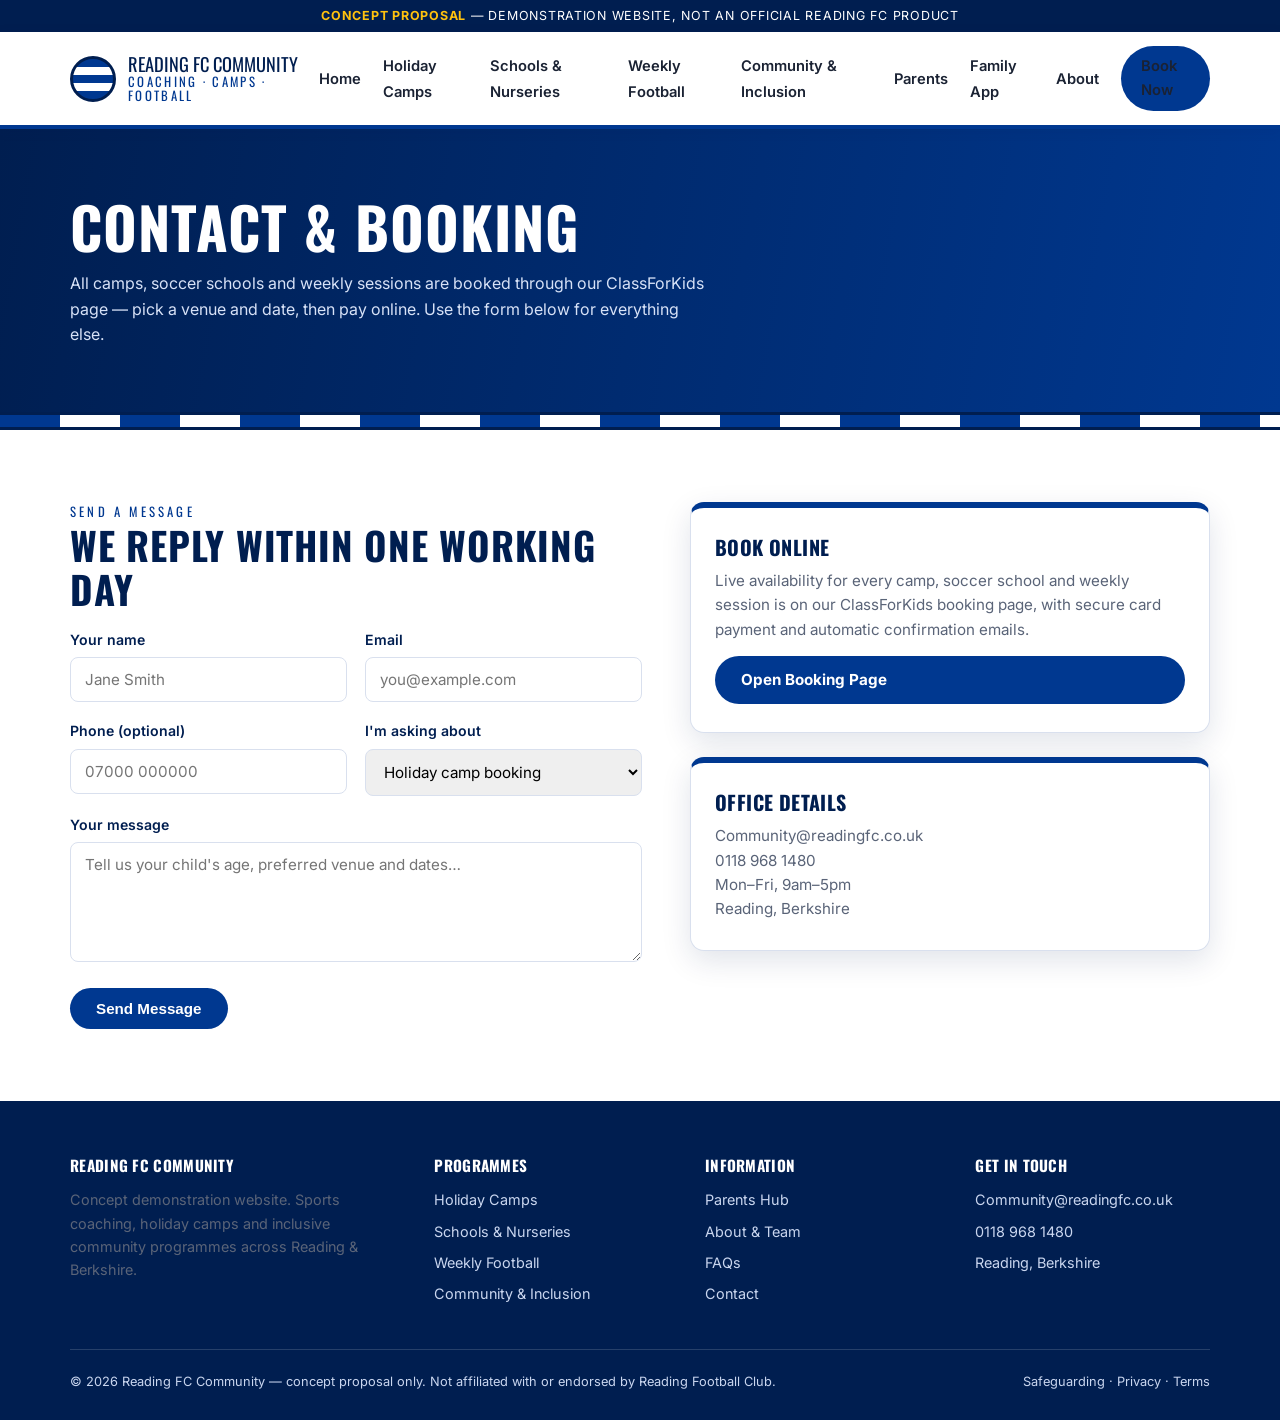
<file: contact.html>
<!DOCTYPE html>
<html lang="en-GB">
<head>
  <meta charset="UTF-8" />
  <meta name="viewport" content="width=device-width, initial-scale=1.0" />
  <title>Contact &amp; Booking | Reading FC Community</title>
  <meta name="description" content="Book camps and sessions, request a school quote or ask us anything." />
  <link rel="preconnect" href="https://fonts.googleapis.com" />
  <link href="https://fonts.googleapis.com/css2?family=Oswald:wght@500;600;700&family=Inter:wght@400;600;700;800&display=swap" rel="stylesheet" />
  <link rel="stylesheet" href="assets/css/styles.css" />
</head>
<body>
  <div class="concept-ribbon"><strong>Concept proposal</strong> — demonstration website, not an official Reading FC product</div>

  <header class="site-header">
    <div class="container nav-bar">
      <a class="brand" href="index.html">
        <span class="brand-mark" aria-hidden="true"></span>
        <span class="brand-name">Reading FC Community<span>Coaching · Camps · Football</span></span>
      </a>
      <button class="nav-toggle" aria-label="Open menu">☰</button>
      <ul class="nav-links">
        <li><a href="index.html">Home</a></li>
        <li><a href="holiday-camps.html">Holiday Camps</a></li>
        <li><a href="schools-nurseries.html">Schools &amp; Nurseries</a></li>
        <li><a href="football.html">Weekly Football</a></li>
        <li><a href="community.html">Community &amp; Inclusion</a></li>
        <li><a href="parents.html">Parents</a></li>
        <li><a href="family-app.html">Family App</a></li>
        <li><a href="about.html">About</a></li>
        <li><a href="https://reading-fc-community-trust.classforkids.io/" target="_blank" rel="noopener" class="btn btn-royal" style="padding:9px 20px;">Book Now</a></li>
      </ul>
    </div>
  </header>

  <div class="page-hero">
    <div class="container">
      <h1>Contact &amp; Booking</h1>
      <p>All camps, soccer schools and weekly sessions are booked through our ClassForKids page — pick a venue and date, then pay online. Use the form below for everything else.</p>
    </div>
  </div>
  <div class="hoops" aria-hidden="true"></div>

  <section>
    <div class="container split" style="align-items:start;">
      <div>
        <div class="section-head" style="margin-bottom:18px;">
          <p class="kicker">Send a message</p>
          <h2>We reply within one working day</h2>
        </div>
        <form class="form-grid" onsubmit="alert('Demo form — on the live Wix site this submits via Wix Forms.'); return false;">
          <div>
            <label for="name">Your name</label>
            <input id="name" type="text" placeholder="Jane Smith" required />
          </div>
          <div>
            <label for="email">Email</label>
            <input id="email" type="email" placeholder="you@example.com" required />
          </div>
          <div>
            <label for="phone">Phone (optional)</label>
            <input id="phone" type="tel" placeholder="07000 000000" />
          </div>
          <div>
            <label for="topic">I'm asking about</label>
            <select id="topic">
              <option>Holiday camp booking</option>
              <option>Weekly football / free taster</option>
              <option>School or nursery coaching</option>
              <option>Community &amp; inclusion sessions</option>
              <option>Birthday party</option>
              <option>HAF / funding</option>
              <option>Working with us</option>
              <option>Something else</option>
            </select>
          </div>
          <div class="full">
            <label for="message">Your message</label>
            <textarea id="message" placeholder="Tell us your child's age, preferred venue and dates…"></textarea>
          </div>
          <div class="full">
            <button class="btn btn-royal" type="submit" style="border:0; cursor:pointer;">Send Message</button>
          </div>
        </form>
      </div>
      <div>
        <div class="card" style="margin-bottom:24px;">
          <h3>Book online</h3>
          <p>Live availability for every camp, soccer school and weekly session is on our ClassForKids booking page, with secure card payment and automatic confirmation emails.</p>
          <a class="btn btn-royal" style="margin-top:14px;" href="https://reading-fc-community-trust.classforkids.io/" target="_blank" rel="noopener">Open Booking Page</a>
        </div>
        <div class="card">
          <h3>Office details</h3>
          <p>
            Community@readingfc.co.uk<br />
            0118 968 1480<br />
            Mon–Fri, 9am–5pm<br />
            Reading, Berkshire
          </p>
        </div>
      </div>
    </div>
  </section>

  <footer class="site-footer">
    <div class="container">
      <div class="footer-grid">
        <div>
          <h4>Reading FC Community</h4>
          <p>Concept demonstration website. Sports coaching, holiday camps and inclusive community programmes across Reading &amp; Berkshire.</p>
        </div>
        <div>
          <h4>Programmes</h4>
          <ul>
            <li><a href="holiday-camps.html">Holiday Camps</a></li>
            <li><a href="schools-nurseries.html">Schools &amp; Nurseries</a></li>
            <li><a href="football.html">Weekly Football</a></li>
            <li><a href="community.html">Community &amp; Inclusion</a></li>
          </ul>
        </div>
        <div>
          <h4>Information</h4>
          <ul>
            <li><a href="parents.html">Parents Hub</a></li>
            <li><a href="about.html">About &amp; Team</a></li>
            <li><a href="parents.html#faqs">FAQs</a></li>
            <li><a href="contact.html">Contact</a></li>
          </ul>
        </div>
        <div>
          <h4>Get in touch</h4>
          <ul>
            <li>Community@readingfc.co.uk</li>
            <li>0118 968 1480</li>
            <li>Reading, Berkshire</li>
          </ul>
        </div>
      </div>
      <div class="footer-legal">
        <span>© 2026 Reading FC Community — concept proposal only. Not affiliated with or endorsed by Reading Football Club.</span>
        <span>Safeguarding · Privacy · Terms</span>
      </div>
    </div>
  </footer>

  <script src="assets/js/main.js"></script>
</body>
</html>
</file>
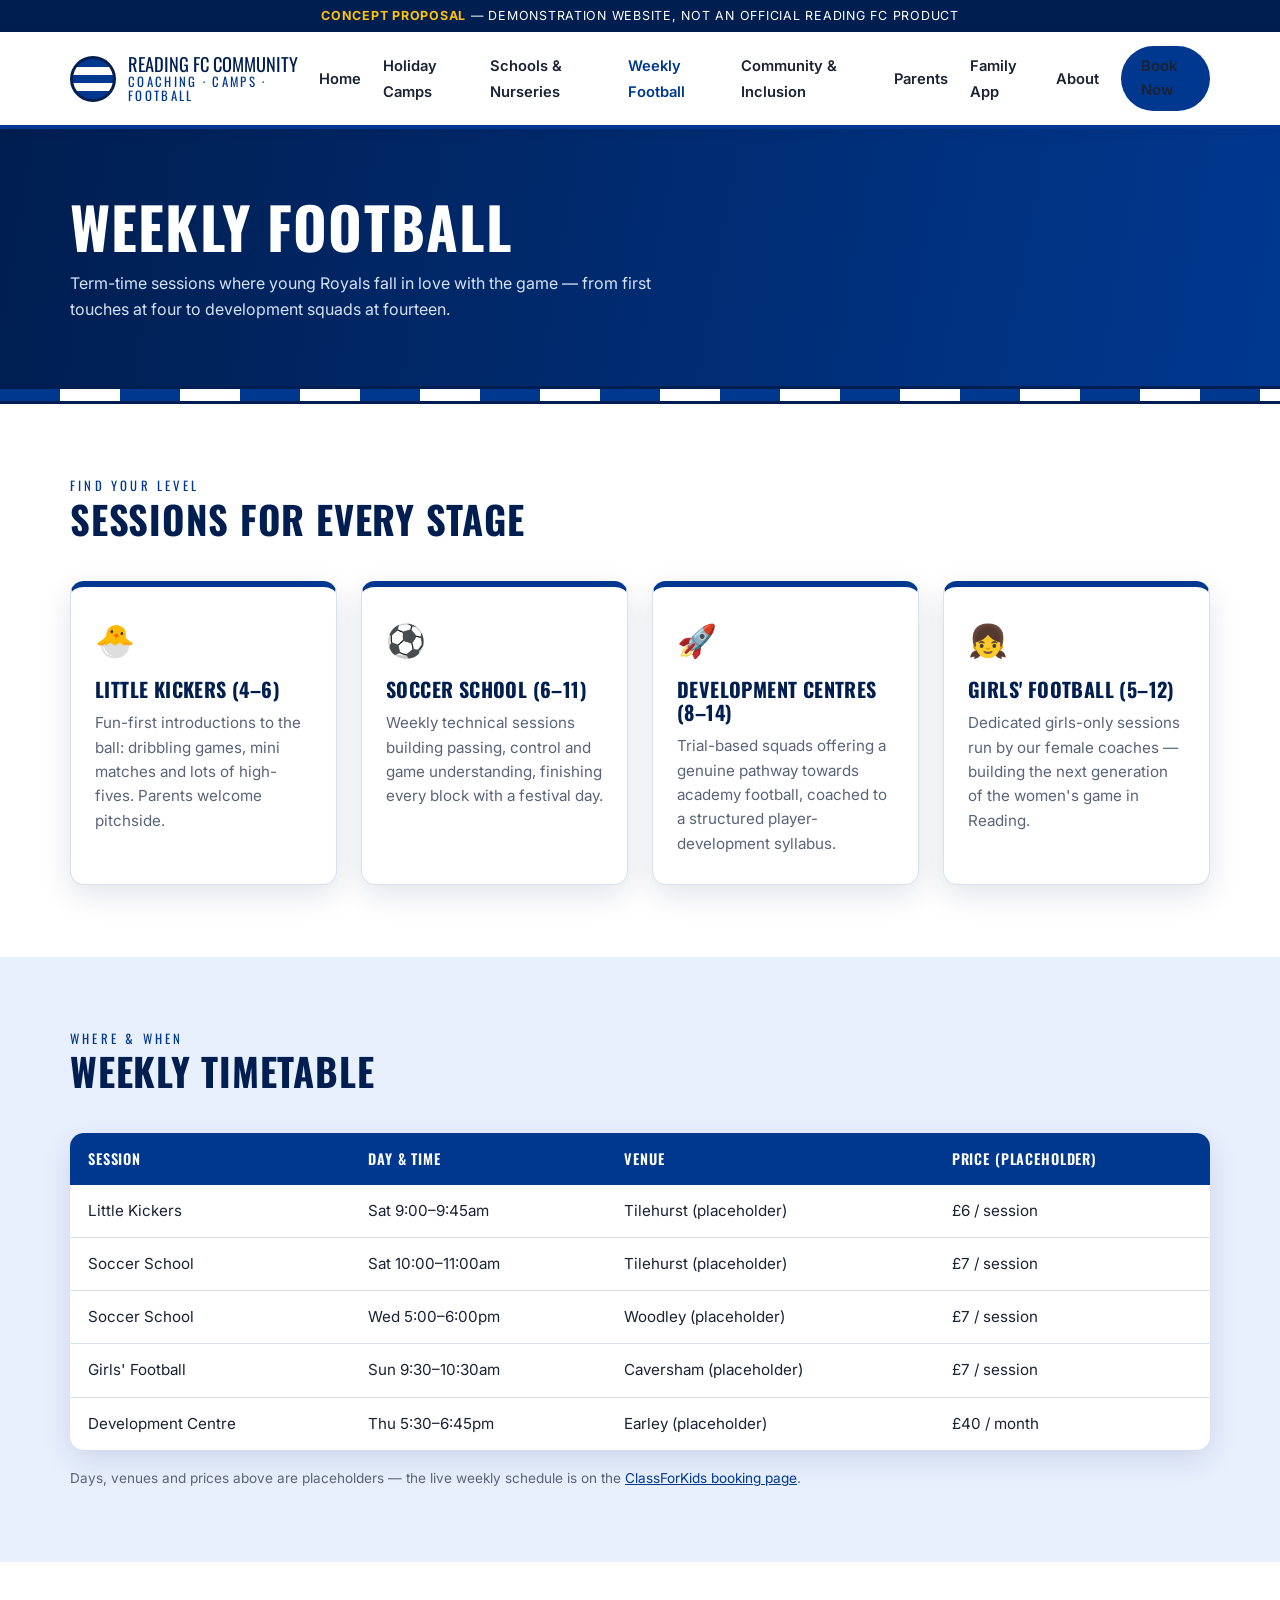
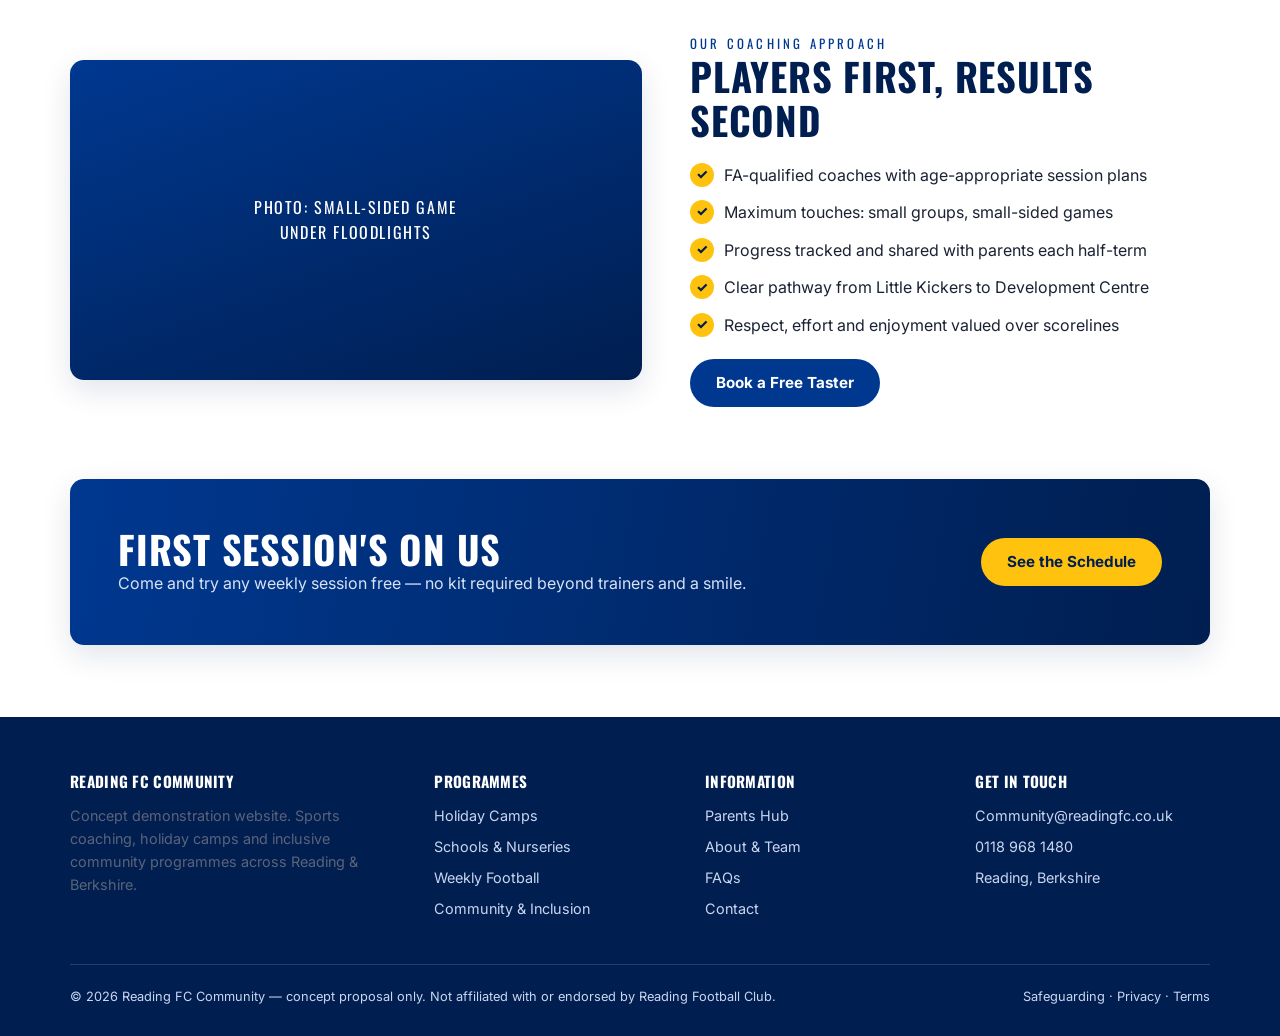
<file: football.html>
<!DOCTYPE html>
<html lang="en-GB">
<head>
  <meta charset="UTF-8" />
  <meta name="viewport" content="width=device-width, initial-scale=1.0" />
  <title>Weekly Football | Reading FC Community</title>
  <meta name="description" content="Term-time soccer schools and player development centres for children across Reading and Berkshire." />
  <link rel="preconnect" href="https://fonts.googleapis.com" />
  <link href="https://fonts.googleapis.com/css2?family=Oswald:wght@500;600;700&family=Inter:wght@400;600;700;800&display=swap" rel="stylesheet" />
  <link rel="stylesheet" href="assets/css/styles.css" />
</head>
<body>
  <div class="concept-ribbon"><strong>Concept proposal</strong> — demonstration website, not an official Reading FC product</div>

  <header class="site-header">
    <div class="container nav-bar">
      <a class="brand" href="index.html">
        <span class="brand-mark" aria-hidden="true"></span>
        <span class="brand-name">Reading FC Community<span>Coaching · Camps · Football</span></span>
      </a>
      <button class="nav-toggle" aria-label="Open menu">☰</button>
      <ul class="nav-links">
        <li><a href="index.html">Home</a></li>
        <li><a href="holiday-camps.html">Holiday Camps</a></li>
        <li><a href="schools-nurseries.html">Schools &amp; Nurseries</a></li>
        <li><a href="football.html">Weekly Football</a></li>
        <li><a href="community.html">Community &amp; Inclusion</a></li>
        <li><a href="parents.html">Parents</a></li>
        <li><a href="family-app.html">Family App</a></li>
        <li><a href="about.html">About</a></li>
        <li><a href="https://reading-fc-community-trust.classforkids.io/" target="_blank" rel="noopener" class="btn btn-royal" style="padding:9px 20px;">Book Now</a></li>
      </ul>
    </div>
  </header>

  <div class="page-hero">
    <div class="container">
      <h1>Weekly Football</h1>
      <p>Term-time sessions where young Royals fall in love with the game — from first touches at four to development squads at fourteen.</p>
    </div>
  </div>
  <div class="hoops" aria-hidden="true"></div>

  <section>
    <div class="container">
      <div class="section-head">
        <p class="kicker">Find your level</p>
        <h2>Sessions for every stage</h2>
      </div>
      <div class="card-grid">
        <article class="card">
          <div class="icon">🐣</div>
          <h3>Little Kickers (4–6)</h3>
          <p>Fun-first introductions to the ball: dribbling games, mini matches and lots of high-fives. Parents welcome pitchside.</p>
        </article>
        <article class="card">
          <div class="icon">⚽</div>
          <h3>Soccer School (6–11)</h3>
          <p>Weekly technical sessions building passing, control and game understanding, finishing every block with a festival day.</p>
        </article>
        <article class="card">
          <div class="icon">🚀</div>
          <h3>Development Centres (8–14)</h3>
          <p>Trial-based squads offering a genuine pathway towards academy football, coached to a structured player-development syllabus.</p>
        </article>
        <article class="card">
          <div class="icon">👧</div>
          <h3>Girls' Football (5–12)</h3>
          <p>Dedicated girls-only sessions run by our female coaches — building the next generation of the women's game in Reading.</p>
        </article>
      </div>
    </div>
  </section>

  <section class="section-tinted">
    <div class="container">
      <div class="section-head">
        <p class="kicker">Where &amp; when</p>
        <h2>Weekly timetable</h2>
      </div>
      <table class="info-table">
        <thead>
          <tr><th>Session</th><th>Day &amp; time</th><th>Venue</th><th>Price (placeholder)</th></tr>
        </thead>
        <tbody>
          <tr><td>Little Kickers</td><td>Sat 9:00–9:45am</td><td>Tilehurst (placeholder)</td><td>£6 / session</td></tr>
          <tr><td>Soccer School</td><td>Sat 10:00–11:00am</td><td>Tilehurst (placeholder)</td><td>£7 / session</td></tr>
          <tr><td>Soccer School</td><td>Wed 5:00–6:00pm</td><td>Woodley (placeholder)</td><td>£7 / session</td></tr>
          <tr><td>Girls' Football</td><td>Sun 9:30–10:30am</td><td>Caversham (placeholder)</td><td>£7 / session</td></tr>
          <tr><td>Development Centre</td><td>Thu 5:30–6:45pm</td><td>Earley (placeholder)</td><td>£40 / month</td></tr>
        </tbody>
      </table>
      <p style="margin-top:18px; font-size:0.85rem;">Days, venues and prices above are placeholders — the live weekly schedule is on the <a href="https://reading-fc-community-trust.classforkids.io/" target="_blank" rel="noopener">ClassForKids booking page</a>.</p>
    </div>
  </section>

  <section>
    <div class="container split">
      <div class="panel">Photo: small-sided game<br />under floodlights</div>
      <div>
        <div class="section-head" style="margin-bottom:18px;">
          <p class="kicker">Our coaching approach</p>
          <h2>Players first, results second</h2>
        </div>
        <ul class="checklist">
          <li>FA-qualified coaches with age-appropriate session plans</li>
          <li>Maximum touches: small groups, small-sided games</li>
          <li>Progress tracked and shared with parents each half-term</li>
          <li>Clear pathway from Little Kickers to Development Centre</li>
          <li>Respect, effort and enjoyment valued over scorelines</li>
        </ul>
        <a class="btn btn-royal" href="contact.html">Book a Free Taster</a>
      </div>
    </div>
  </section>

  <section style="padding-top:0;">
    <div class="container">
      <div class="cta-banner">
        <div>
          <h2>First session's on us</h2>
          <p>Come and try any weekly session free — no kit required beyond trainers and a smile.</p>
        </div>
        <a class="btn btn-primary" href="https://reading-fc-community-trust.classforkids.io/" target="_blank" rel="noopener">See the Schedule</a>
      </div>
    </div>
  </section>

  <footer class="site-footer">
    <div class="container">
      <div class="footer-grid">
        <div>
          <h4>Reading FC Community</h4>
          <p>Concept demonstration website. Sports coaching, holiday camps and inclusive community programmes across Reading &amp; Berkshire.</p>
        </div>
        <div>
          <h4>Programmes</h4>
          <ul>
            <li><a href="holiday-camps.html">Holiday Camps</a></li>
            <li><a href="schools-nurseries.html">Schools &amp; Nurseries</a></li>
            <li><a href="football.html">Weekly Football</a></li>
            <li><a href="community.html">Community &amp; Inclusion</a></li>
          </ul>
        </div>
        <div>
          <h4>Information</h4>
          <ul>
            <li><a href="parents.html">Parents Hub</a></li>
            <li><a href="about.html">About &amp; Team</a></li>
            <li><a href="parents.html#faqs">FAQs</a></li>
            <li><a href="contact.html">Contact</a></li>
          </ul>
        </div>
        <div>
          <h4>Get in touch</h4>
          <ul>
            <li>Community@readingfc.co.uk</li>
            <li>0118 968 1480</li>
            <li>Reading, Berkshire</li>
          </ul>
        </div>
      </div>
      <div class="footer-legal">
        <span>© 2026 Reading FC Community — concept proposal only. Not affiliated with or endorsed by Reading Football Club.</span>
        <span>Safeguarding · Privacy · Terms</span>
      </div>
    </div>
  </footer>

  <script src="assets/js/main.js"></script>
</body>
</html>
</file>
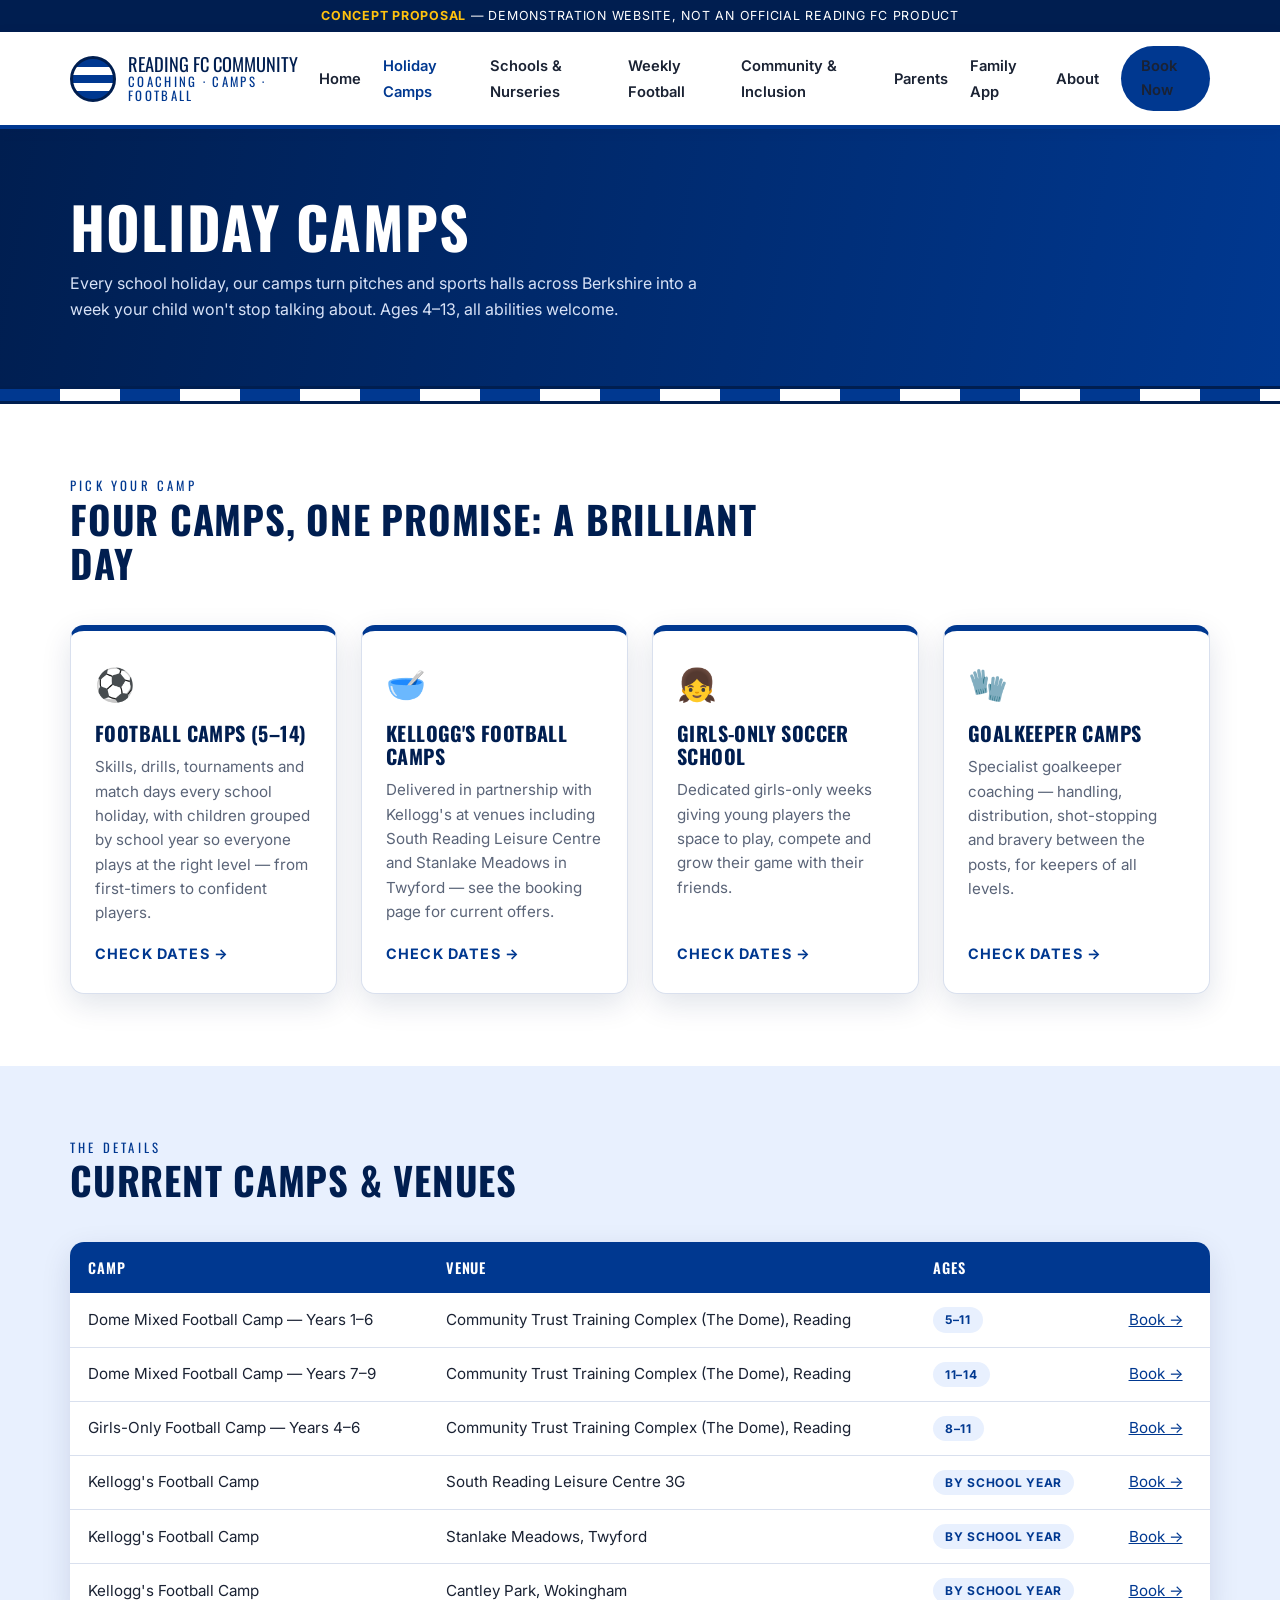
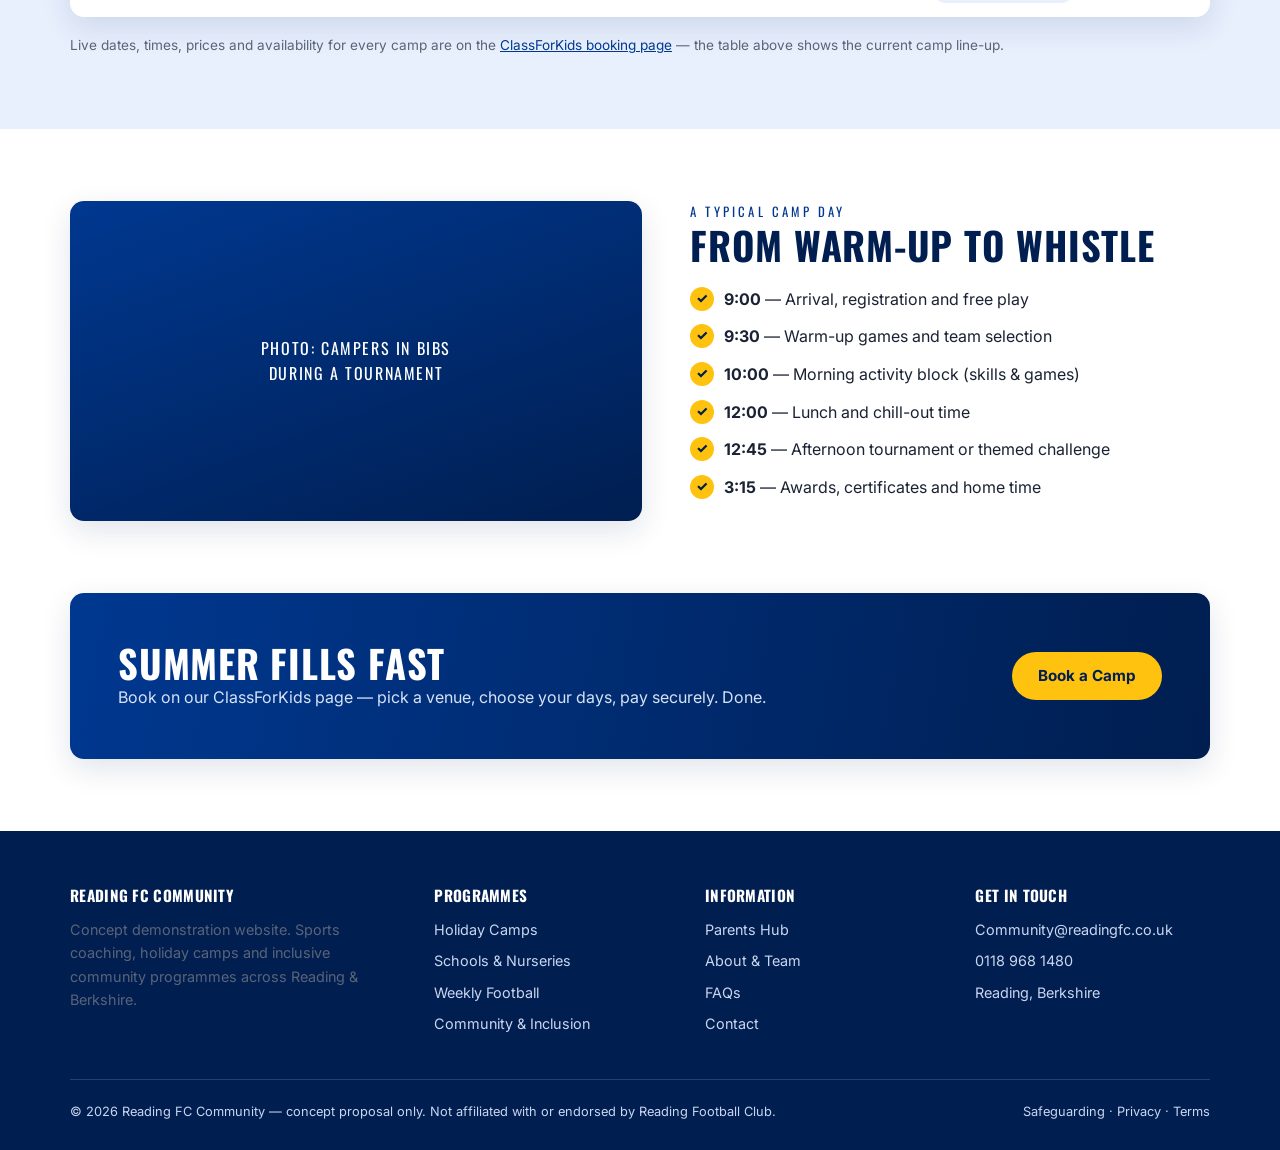
<file: holiday-camps.html>
<!DOCTYPE html>
<html lang="en-GB">
<head>
  <meta charset="UTF-8" />
  <meta name="viewport" content="width=device-width, initial-scale=1.0" />
  <title>Holiday Camps | Reading FC Community</title>
  <meta name="description" content="Multi-sport and football holiday camps across Reading and Berkshire for ages 4–13, with girls-only weeks and HAF-supported places." />
  <link rel="preconnect" href="https://fonts.googleapis.com" />
  <link href="https://fonts.googleapis.com/css2?family=Oswald:wght@500;600;700&family=Inter:wght@400;600;700;800&display=swap" rel="stylesheet" />
  <link rel="stylesheet" href="assets/css/styles.css" />
</head>
<body>
  <div class="concept-ribbon"><strong>Concept proposal</strong> — demonstration website, not an official Reading FC product</div>

  <header class="site-header">
    <div class="container nav-bar">
      <a class="brand" href="index.html">
        <span class="brand-mark" aria-hidden="true"></span>
        <span class="brand-name">Reading FC Community<span>Coaching · Camps · Football</span></span>
      </a>
      <button class="nav-toggle" aria-label="Open menu">☰</button>
      <ul class="nav-links">
        <li><a href="index.html">Home</a></li>
        <li><a href="holiday-camps.html">Holiday Camps</a></li>
        <li><a href="schools-nurseries.html">Schools &amp; Nurseries</a></li>
        <li><a href="football.html">Weekly Football</a></li>
        <li><a href="community.html">Community &amp; Inclusion</a></li>
        <li><a href="parents.html">Parents</a></li>
        <li><a href="family-app.html">Family App</a></li>
        <li><a href="about.html">About</a></li>
        <li><a href="https://reading-fc-community-trust.classforkids.io/" target="_blank" rel="noopener" class="btn btn-royal" style="padding:9px 20px;">Book Now</a></li>
      </ul>
    </div>
  </header>

  <div class="page-hero">
    <div class="container">
      <h1>Holiday Camps</h1>
      <p>Every school holiday, our camps turn pitches and sports halls across Berkshire into a week your child won't stop talking about. Ages 4–13, all abilities welcome.</p>
    </div>
  </div>
  <div class="hoops" aria-hidden="true"></div>

  <section>
    <div class="container">
      <div class="section-head">
        <p class="kicker">Pick your camp</p>
        <h2>Four camps, one promise: a brilliant day</h2>
      </div>
      <div class="card-grid">
        <article class="card">
          <div class="icon">⚽</div>
          <h3>Football Camps (5–14)</h3>
          <p>Skills, drills, tournaments and match days every school holiday, with children grouped by school year so everyone plays at the right level — from first-timers to confident players.</p>
          <a class="card-link" href="https://reading-fc-community-trust.classforkids.io/camps" target="_blank" rel="noopener">Check dates →</a>
        </article>
        <article class="card">
          <div class="icon">🥣</div>
          <h3>Kellogg's Football Camps</h3>
          <p>Delivered in partnership with Kellogg's at venues including South Reading Leisure Centre and Stanlake Meadows in Twyford — see the booking page for current offers.</p>
          <a class="card-link" href="https://reading-fc-community-trust.classforkids.io/camps" target="_blank" rel="noopener">Check dates →</a>
        </article>
        <article class="card">
          <div class="icon">👧</div>
          <h3>Girls-Only Soccer School</h3>
          <p>Dedicated girls-only weeks giving young players the space to play, compete and grow their game with their friends.</p>
          <a class="card-link" href="https://reading-fc-community-trust.classforkids.io/camps" target="_blank" rel="noopener">Check dates →</a>
        </article>
        <article class="card">
          <div class="icon">🧤</div>
          <h3>Goalkeeper Camps</h3>
          <p>Specialist goalkeeper coaching — handling, distribution, shot-stopping and bravery between the posts, for keepers of all levels.</p>
          <a class="card-link" href="https://reading-fc-community-trust.classforkids.io/camps" target="_blank" rel="noopener">Check dates →</a>
        </article>
      </div>
    </div>
  </section>

  <section class="section-tinted">
    <div class="container">
      <div class="section-head">
        <p class="kicker">The details</p>
        <h2>Current camps &amp; venues</h2>
      </div>
      <table class="info-table">
        <thead>
          <tr><th>Camp</th><th>Venue</th><th>Ages</th><th></th></tr>
        </thead>
        <tbody>
          <tr><td>Dome Mixed Football Camp — Years 1–6</td><td>Community Trust Training Complex (The Dome), Reading</td><td><span class="badge">5–11</span></td><td><a href="https://reading-fc-community-trust.classforkids.io/camps" target="_blank" rel="noopener">Book →</a></td></tr>
          <tr><td>Dome Mixed Football Camp — Years 7–9</td><td>Community Trust Training Complex (The Dome), Reading</td><td><span class="badge">11–14</span></td><td><a href="https://reading-fc-community-trust.classforkids.io/camps" target="_blank" rel="noopener">Book →</a></td></tr>
          <tr><td>Girls-Only Football Camp — Years 4–6</td><td>Community Trust Training Complex (The Dome), Reading</td><td><span class="badge">8–11</span></td><td><a href="https://reading-fc-community-trust.classforkids.io/camps" target="_blank" rel="noopener">Book →</a></td></tr>
          <tr><td>Kellogg's Football Camp</td><td>South Reading Leisure Centre 3G</td><td><span class="badge">By school year</span></td><td><a href="https://reading-fc-community-trust.classforkids.io/camps" target="_blank" rel="noopener">Book →</a></td></tr>
          <tr><td>Kellogg's Football Camp</td><td>Stanlake Meadows, Twyford</td><td><span class="badge">By school year</span></td><td><a href="https://reading-fc-community-trust.classforkids.io/camps" target="_blank" rel="noopener">Book →</a></td></tr>
          <tr><td>Kellogg's Football Camp</td><td>Cantley Park, Wokingham</td><td><span class="badge">By school year</span></td><td><a href="https://reading-fc-community-trust.classforkids.io/camps" target="_blank" rel="noopener">Book →</a></td></tr>
        </tbody>
      </table>
      <p style="margin-top:18px; font-size:0.85rem;">Live dates, times, prices and availability for every camp are on the <a href="https://reading-fc-community-trust.classforkids.io/camps" target="_blank" rel="noopener">ClassForKids booking page</a> — the table above shows the current camp line-up.</p>
    </div>
  </section>

  <section>
    <div class="container split">
      <div class="panel">Photo: campers in bibs<br />during a tournament</div>
      <div>
        <div class="section-head" style="margin-bottom:18px;">
          <p class="kicker">A typical camp day</p>
          <h2>From warm-up to whistle</h2>
        </div>
        <ul class="checklist">
          <li><strong>9:00</strong> — Arrival, registration and free play</li>
          <li><strong>9:30</strong> — Warm-up games and team selection</li>
          <li><strong>10:00</strong> — Morning activity block (skills &amp; games)</li>
          <li><strong>12:00</strong> — Lunch and chill-out time</li>
          <li><strong>12:45</strong> — Afternoon tournament or themed challenge</li>
          <li><strong>3:15</strong> — Awards, certificates and home time</li>
        </ul>
      </div>
    </div>
  </section>

  <section style="padding-top:0;">
    <div class="container">
      <div class="cta-banner">
        <div>
          <h2>Summer fills fast</h2>
          <p>Book on our ClassForKids page — pick a venue, choose your days, pay securely. Done.</p>
        </div>
        <a class="btn btn-primary" href="https://reading-fc-community-trust.classforkids.io/camps" target="_blank" rel="noopener">Book a Camp</a>
      </div>
    </div>
  </section>

  <footer class="site-footer">
    <div class="container">
      <div class="footer-grid">
        <div>
          <h4>Reading FC Community</h4>
          <p>Concept demonstration website. Sports coaching, holiday camps and inclusive community programmes across Reading &amp; Berkshire.</p>
        </div>
        <div>
          <h4>Programmes</h4>
          <ul>
            <li><a href="holiday-camps.html">Holiday Camps</a></li>
            <li><a href="schools-nurseries.html">Schools &amp; Nurseries</a></li>
            <li><a href="football.html">Weekly Football</a></li>
            <li><a href="community.html">Community &amp; Inclusion</a></li>
          </ul>
        </div>
        <div>
          <h4>Information</h4>
          <ul>
            <li><a href="parents.html">Parents Hub</a></li>
            <li><a href="about.html">About &amp; Team</a></li>
            <li><a href="parents.html#faqs">FAQs</a></li>
            <li><a href="contact.html">Contact</a></li>
          </ul>
        </div>
        <div>
          <h4>Get in touch</h4>
          <ul>
            <li>Community@readingfc.co.uk</li>
            <li>0118 968 1480</li>
            <li>Reading, Berkshire</li>
          </ul>
        </div>
      </div>
      <div class="footer-legal">
        <span>© 2026 Reading FC Community — concept proposal only. Not affiliated with or endorsed by Reading Football Club.</span>
        <span>Safeguarding · Privacy · Terms</span>
      </div>
    </div>
  </footer>

  <script src="assets/js/main.js"></script>
</body>
</html>
</file>
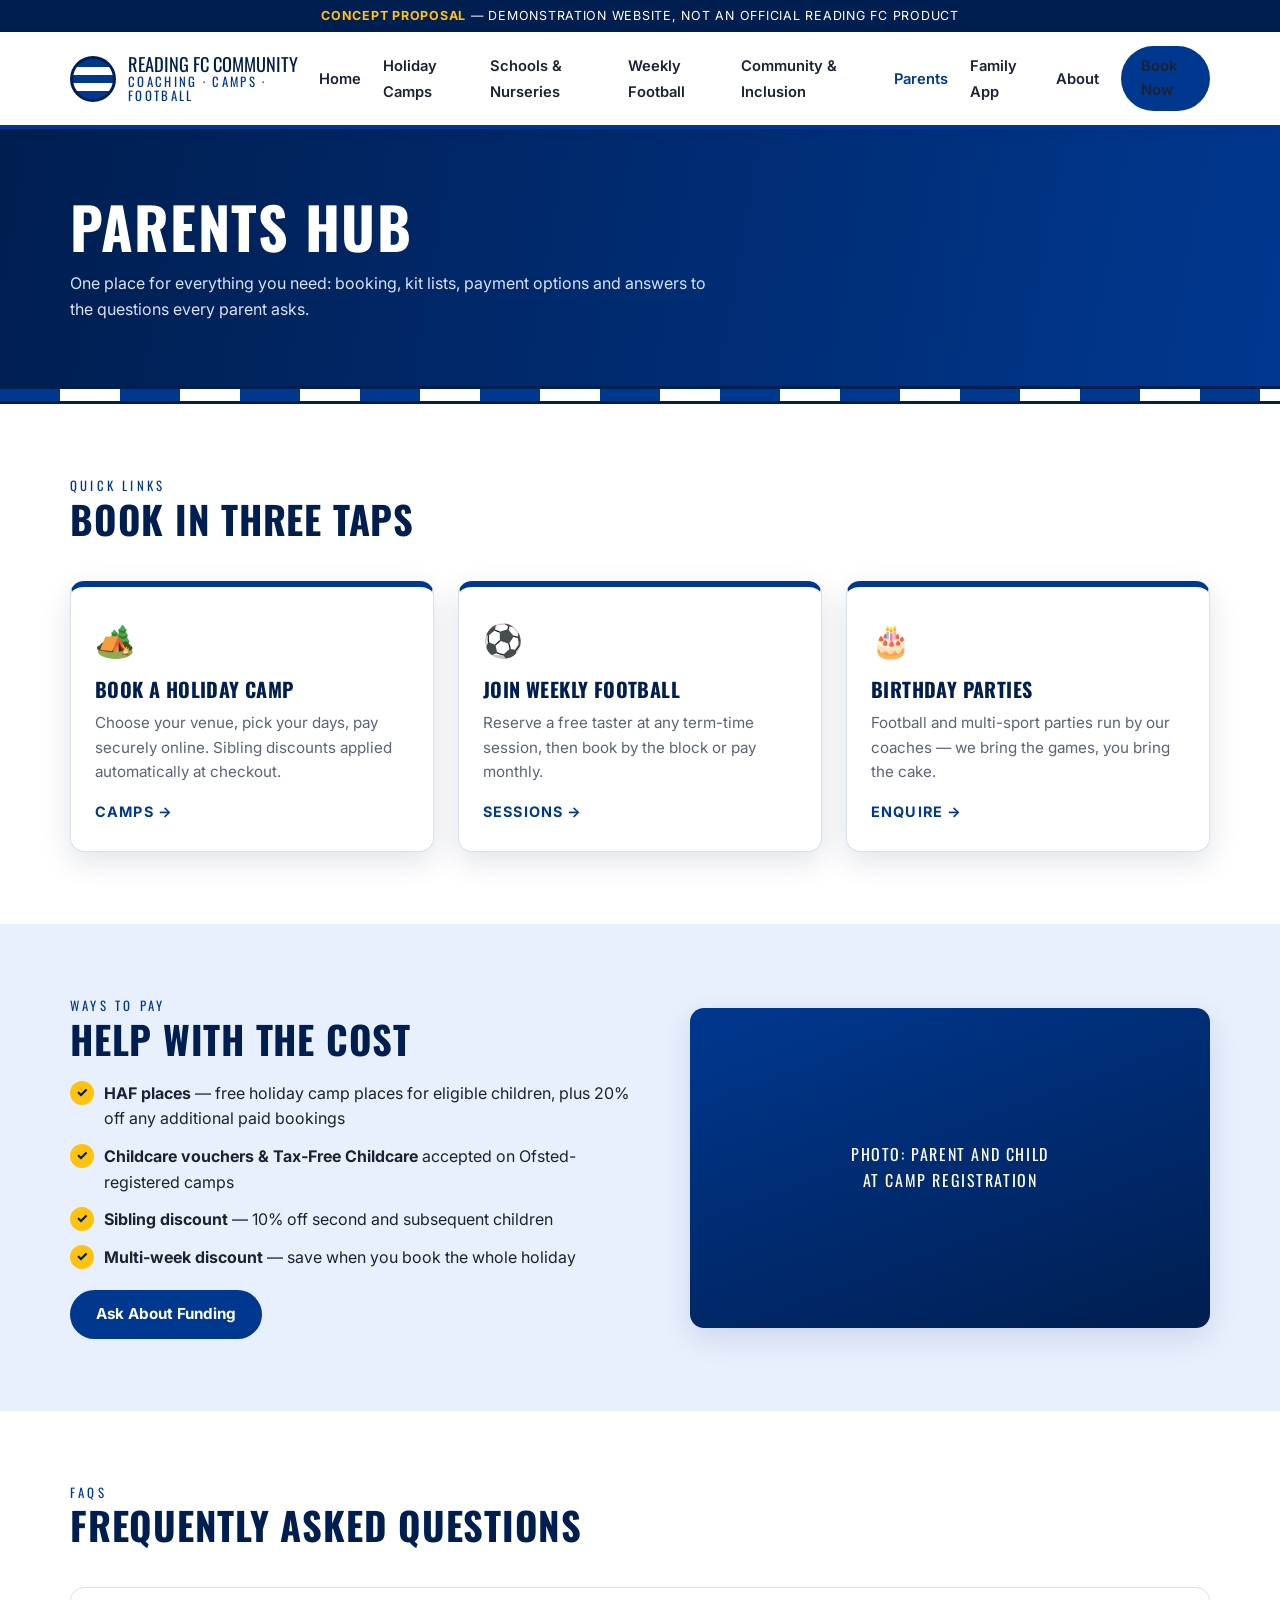
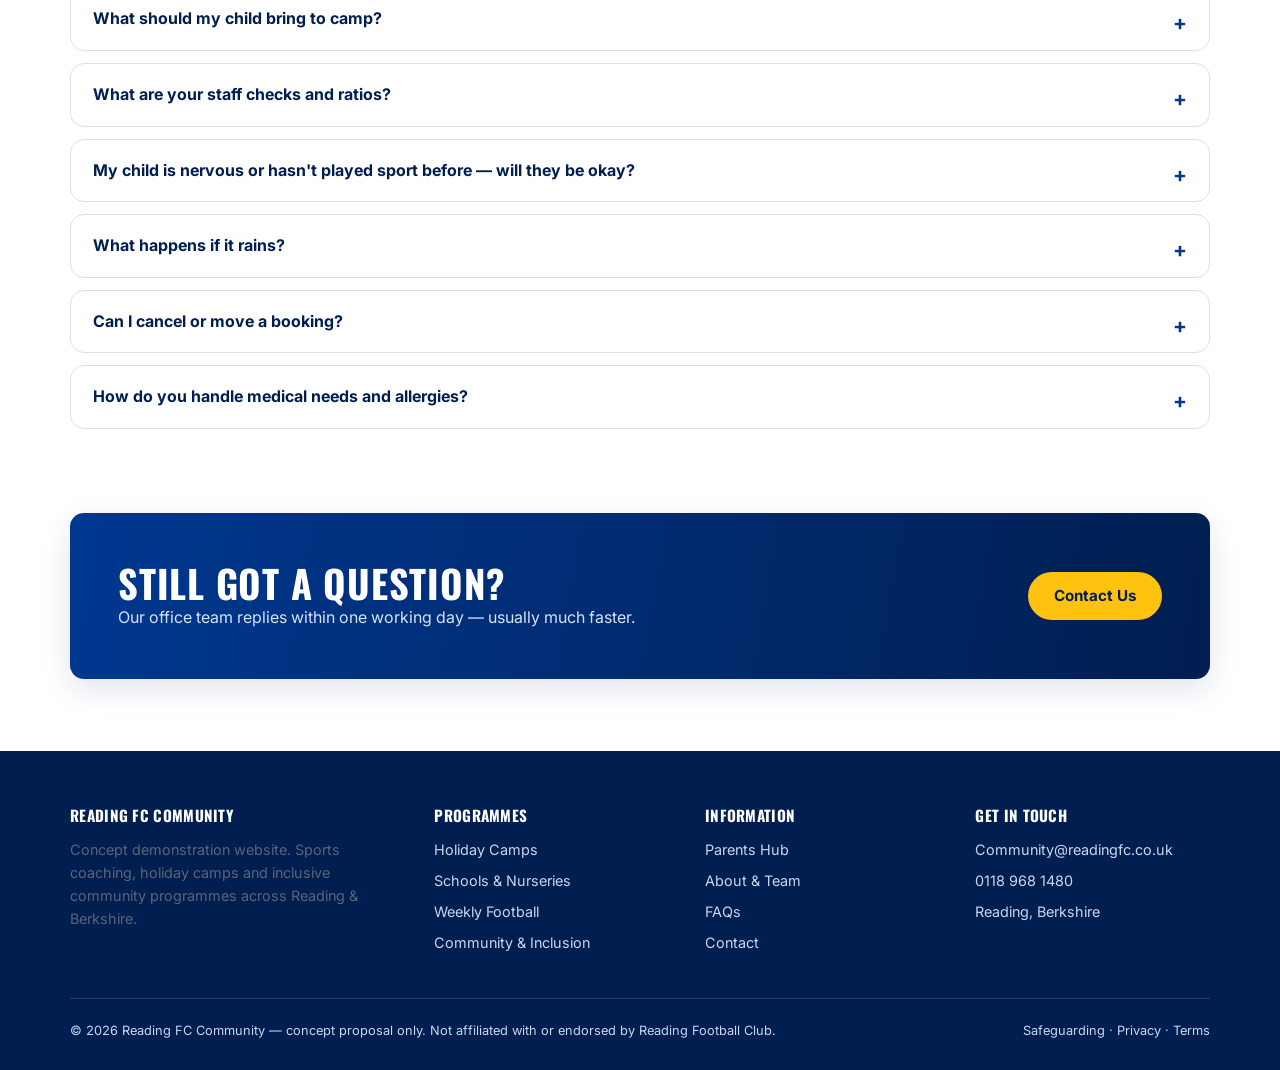
<file: parents.html>
<!DOCTYPE html>
<html lang="en-GB">
<head>
  <meta charset="UTF-8" />
  <meta name="viewport" content="width=device-width, initial-scale=1.0" />
  <title>Parents Hub | Reading FC Community</title>
  <meta name="description" content="Everything parents need: bookings, what to bring, FAQs, safeguarding and payment options including HAF and childcare vouchers." />
  <link rel="preconnect" href="https://fonts.googleapis.com" />
  <link href="https://fonts.googleapis.com/css2?family=Oswald:wght@500;600;700&family=Inter:wght@400;600;700;800&display=swap" rel="stylesheet" />
  <link rel="stylesheet" href="assets/css/styles.css" />
</head>
<body>
  <div class="concept-ribbon"><strong>Concept proposal</strong> — demonstration website, not an official Reading FC product</div>

  <header class="site-header">
    <div class="container nav-bar">
      <a class="brand" href="index.html">
        <span class="brand-mark" aria-hidden="true"></span>
        <span class="brand-name">Reading FC Community<span>Coaching · Camps · Football</span></span>
      </a>
      <button class="nav-toggle" aria-label="Open menu">☰</button>
      <ul class="nav-links">
        <li><a href="index.html">Home</a></li>
        <li><a href="holiday-camps.html">Holiday Camps</a></li>
        <li><a href="schools-nurseries.html">Schools &amp; Nurseries</a></li>
        <li><a href="football.html">Weekly Football</a></li>
        <li><a href="community.html">Community &amp; Inclusion</a></li>
        <li><a href="parents.html">Parents</a></li>
        <li><a href="family-app.html">Family App</a></li>
        <li><a href="about.html">About</a></li>
        <li><a href="https://reading-fc-community-trust.classforkids.io/" target="_blank" rel="noopener" class="btn btn-royal" style="padding:9px 20px;">Book Now</a></li>
      </ul>
    </div>
  </header>

  <div class="page-hero">
    <div class="container">
      <h1>Parents Hub</h1>
      <p>One place for everything you need: booking, kit lists, payment options and answers to the questions every parent asks.</p>
    </div>
  </div>
  <div class="hoops" aria-hidden="true"></div>

  <section>
    <div class="container">
      <div class="section-head">
        <p class="kicker">Quick links</p>
        <h2>Book in three taps</h2>
      </div>
      <div class="card-grid">
        <article class="card">
          <div class="icon">🏕️</div>
          <h3>Book a Holiday Camp</h3>
          <p>Choose your venue, pick your days, pay securely online. Sibling discounts applied automatically at checkout.</p>
          <a class="card-link" href="holiday-camps.html">Camps →</a>
        </article>
        <article class="card">
          <div class="icon">⚽</div>
          <h3>Join Weekly Football</h3>
          <p>Reserve a free taster at any term-time session, then book by the block or pay monthly.</p>
          <a class="card-link" href="football.html">Sessions →</a>
        </article>
        <article class="card">
          <div class="icon">🎂</div>
          <h3>Birthday Parties</h3>
          <p>Football and multi-sport parties run by our coaches — we bring the games, you bring the cake.</p>
          <a class="card-link" href="contact.html">Enquire →</a>
        </article>
      </div>
    </div>
  </section>

  <section class="section-tinted">
    <div class="container split">
      <div>
        <div class="section-head" style="margin-bottom:18px;">
          <p class="kicker">Ways to pay</p>
          <h2>Help with the cost</h2>
        </div>
        <ul class="checklist">
          <li><strong>HAF places</strong> — free holiday camp places for eligible children, plus 20% off any additional paid bookings</li>
          <li><strong>Childcare vouchers &amp; Tax-Free Childcare</strong> accepted on Ofsted-registered camps</li>
          <li><strong>Sibling discount</strong> — 10% off second and subsequent children</li>
          <li><strong>Multi-week discount</strong> — save when you book the whole holiday</li>
        </ul>
        <a class="btn btn-royal" href="contact.html">Ask About Funding</a>
      </div>
      <div class="panel">Photo: parent and child<br />at camp registration</div>
    </div>
  </section>

  <section id="faqs">
    <div class="container">
      <div class="section-head">
        <p class="kicker">FAQs</p>
        <h2>Frequently asked questions</h2>
      </div>
      <details class="faq">
        <summary>What should my child bring to camp?</summary>
        <div class="answer"><p>Trainers, weather-appropriate clothing, a packed lunch, snacks and a filled water bottle. Sun cream and a hat in summer; we'll always email a kit list before camp starts.</p></div>
      </details>
      <details class="faq">
        <summary>What are your staff checks and ratios?</summary>
        <div class="answer"><p>Every coach holds an enhanced DBS check, safeguarding training and paediatric first aid. We staff camps at a maximum of 1 coach to 12 children, lower for our youngest groups.</p></div>
      </details>
      <details class="faq">
        <summary>My child is nervous or hasn't played sport before — will they be okay?</summary>
        <div class="answer"><p>Absolutely. Most of our campers come for fun, not competition. Coaches group children by age and confidence, and our team is great at helping shy arrivals settle in the first hour.</p></div>
      </details>
      <details class="faq">
        <summary>What happens if it rains?</summary>
        <div class="answer"><p>Camps run come rain or shine — every venue has indoor space, and we adapt the day's plan to the weather.</p></div>
      </details>
      <details class="faq">
        <summary>Can I cancel or move a booking?</summary>
        <div class="answer"><p>Bookings can be moved to another date free of charge up to 7 days before camp. Cancellations more than 14 days out receive a full refund; within 14 days we offer credit towards a future booking. (Placeholder policy.)</p></div>
      </details>
      <details class="faq">
        <summary>How do you handle medical needs and allergies?</summary>
        <div class="answer"><p>You'll tell us about medical needs, allergies and emergency contacts at booking. Lead coaches review this before every camp day and medication can be stored and administered per your written instructions.</p></div>
      </details>
    </div>
  </section>

  <section style="padding-top:0;">
    <div class="container">
      <div class="cta-banner">
        <div>
          <h2>Still got a question?</h2>
          <p>Our office team replies within one working day — usually much faster.</p>
        </div>
        <a class="btn btn-primary" href="contact.html">Contact Us</a>
      </div>
    </div>
  </section>

  <footer class="site-footer">
    <div class="container">
      <div class="footer-grid">
        <div>
          <h4>Reading FC Community</h4>
          <p>Concept demonstration website. Sports coaching, holiday camps and inclusive community programmes across Reading &amp; Berkshire.</p>
        </div>
        <div>
          <h4>Programmes</h4>
          <ul>
            <li><a href="holiday-camps.html">Holiday Camps</a></li>
            <li><a href="schools-nurseries.html">Schools &amp; Nurseries</a></li>
            <li><a href="football.html">Weekly Football</a></li>
            <li><a href="community.html">Community &amp; Inclusion</a></li>
          </ul>
        </div>
        <div>
          <h4>Information</h4>
          <ul>
            <li><a href="parents.html">Parents Hub</a></li>
            <li><a href="about.html">About &amp; Team</a></li>
            <li><a href="parents.html#faqs">FAQs</a></li>
            <li><a href="contact.html">Contact</a></li>
          </ul>
        </div>
        <div>
          <h4>Get in touch</h4>
          <ul>
            <li>Community@readingfc.co.uk</li>
            <li>0118 968 1480</li>
            <li>Reading, Berkshire</li>
          </ul>
        </div>
      </div>
      <div class="footer-legal">
        <span>© 2026 Reading FC Community — concept proposal only. Not affiliated with or endorsed by Reading Football Club.</span>
        <span>Safeguarding · Privacy · Terms</span>
      </div>
    </div>
  </footer>

  <script src="assets/js/main.js"></script>
</body>
</html>
</file>
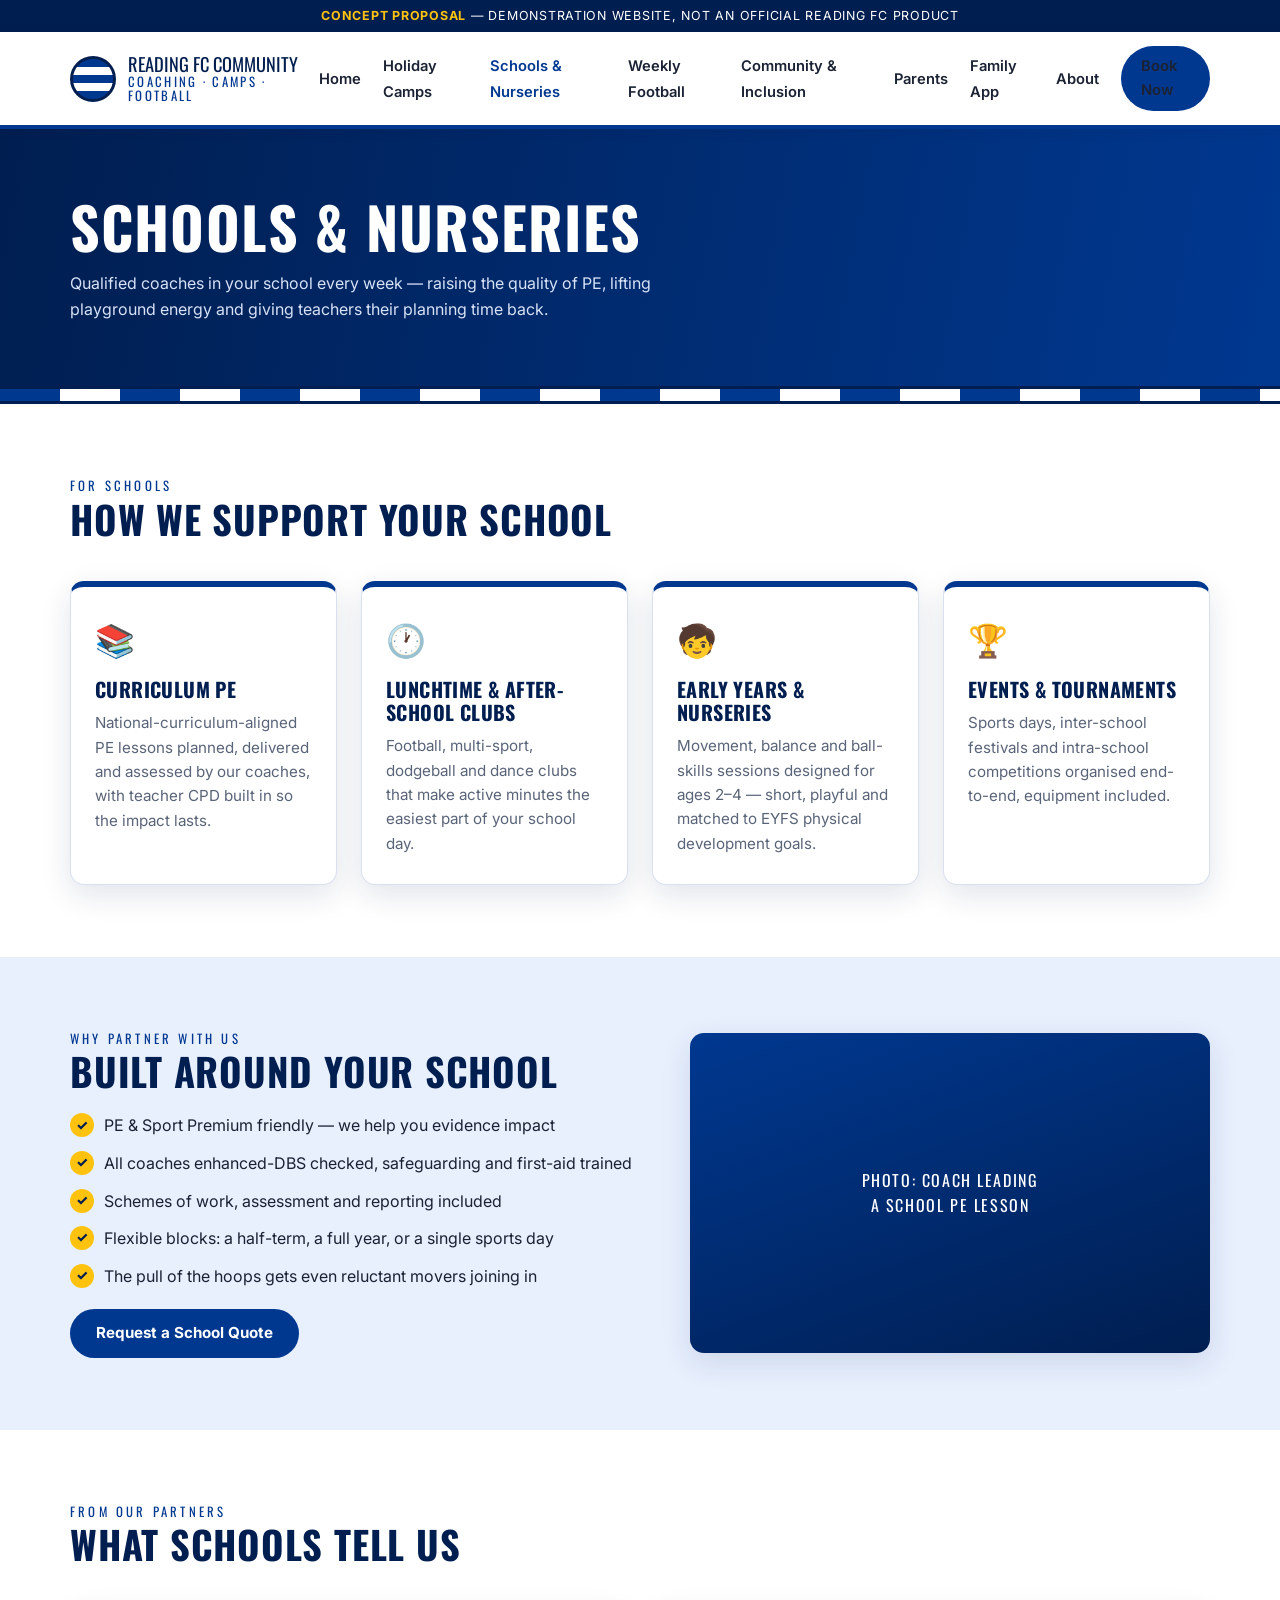
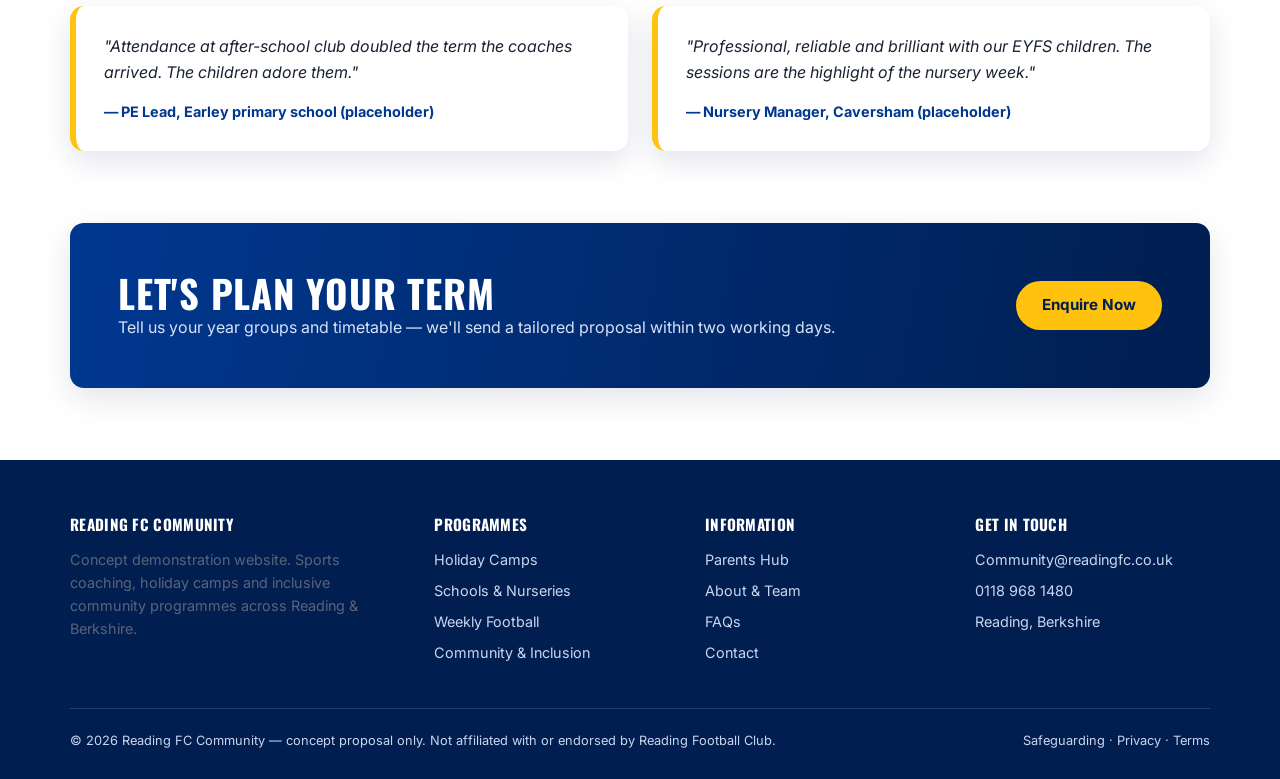
<file: schools-nurseries.html>
<!DOCTYPE html>
<html lang="en-GB">
<head>
  <meta charset="UTF-8" />
  <meta name="viewport" content="width=device-width, initial-scale=1.0" />
  <title>Schools &amp; Nurseries | Reading FC Community</title>
  <meta name="description" content="Curriculum PE, after-school clubs and early-years sports coaching for schools and nurseries across Reading and Berkshire." />
  <link rel="preconnect" href="https://fonts.googleapis.com" />
  <link href="https://fonts.googleapis.com/css2?family=Oswald:wght@500;600;700&family=Inter:wght@400;600;700;800&display=swap" rel="stylesheet" />
  <link rel="stylesheet" href="assets/css/styles.css" />
</head>
<body>
  <div class="concept-ribbon"><strong>Concept proposal</strong> — demonstration website, not an official Reading FC product</div>

  <header class="site-header">
    <div class="container nav-bar">
      <a class="brand" href="index.html">
        <span class="brand-mark" aria-hidden="true"></span>
        <span class="brand-name">Reading FC Community<span>Coaching · Camps · Football</span></span>
      </a>
      <button class="nav-toggle" aria-label="Open menu">☰</button>
      <ul class="nav-links">
        <li><a href="index.html">Home</a></li>
        <li><a href="holiday-camps.html">Holiday Camps</a></li>
        <li><a href="schools-nurseries.html">Schools &amp; Nurseries</a></li>
        <li><a href="football.html">Weekly Football</a></li>
        <li><a href="community.html">Community &amp; Inclusion</a></li>
        <li><a href="parents.html">Parents</a></li>
        <li><a href="family-app.html">Family App</a></li>
        <li><a href="about.html">About</a></li>
        <li><a href="https://reading-fc-community-trust.classforkids.io/" target="_blank" rel="noopener" class="btn btn-royal" style="padding:9px 20px;">Book Now</a></li>
      </ul>
    </div>
  </header>

  <div class="page-hero">
    <div class="container">
      <h1>Schools &amp; Nurseries</h1>
      <p>Qualified coaches in your school every week — raising the quality of PE, lifting playground energy and giving teachers their planning time back.</p>
    </div>
  </div>
  <div class="hoops" aria-hidden="true"></div>

  <section>
    <div class="container">
      <div class="section-head">
        <p class="kicker">For schools</p>
        <h2>How we support your school</h2>
      </div>
      <div class="card-grid">
        <article class="card">
          <div class="icon">📚</div>
          <h3>Curriculum PE</h3>
          <p>National-curriculum-aligned PE lessons planned, delivered and assessed by our coaches, with teacher CPD built in so the impact lasts.</p>
        </article>
        <article class="card">
          <div class="icon">🕐</div>
          <h3>Lunchtime &amp; After-School Clubs</h3>
          <p>Football, multi-sport, dodgeball and dance clubs that make active minutes the easiest part of your school day.</p>
        </article>
        <article class="card">
          <div class="icon">🧒</div>
          <h3>Early Years &amp; Nurseries</h3>
          <p>Movement, balance and ball-skills sessions designed for ages 2–4 — short, playful and matched to EYFS physical development goals.</p>
        </article>
        <article class="card">
          <div class="icon">🏆</div>
          <h3>Events &amp; Tournaments</h3>
          <p>Sports days, inter-school festivals and intra-school competitions organised end-to-end, equipment included.</p>
        </article>
      </div>
    </div>
  </section>

  <section class="section-tinted">
    <div class="container split">
      <div>
        <div class="section-head" style="margin-bottom:18px;">
          <p class="kicker">Why partner with us</p>
          <h2>Built around your school</h2>
        </div>
        <ul class="checklist">
          <li>PE &amp; Sport Premium friendly — we help you evidence impact</li>
          <li>All coaches enhanced-DBS checked, safeguarding and first-aid trained</li>
          <li>Schemes of work, assessment and reporting included</li>
          <li>Flexible blocks: a half-term, a full year, or a single sports day</li>
          <li>The pull of the hoops gets even reluctant movers joining in</li>
        </ul>
        <a class="btn btn-royal" href="contact.html">Request a School Quote</a>
      </div>
      <div class="panel">Photo: coach leading<br />a school PE lesson</div>
    </div>
  </section>

  <section>
    <div class="container">
      <div class="section-head">
        <p class="kicker">From our partners</p>
        <h2>What schools tell us</h2>
      </div>
      <div class="quote-grid">
        <blockquote class="quote">
          <p>"Attendance at after-school club doubled the term the coaches arrived. The children adore them."</p>
          <footer>— PE Lead, Earley primary school (placeholder)</footer>
        </blockquote>
        <blockquote class="quote">
          <p>"Professional, reliable and brilliant with our EYFS children. The sessions are the highlight of the nursery week."</p>
          <footer>— Nursery Manager, Caversham (placeholder)</footer>
        </blockquote>
      </div>
    </div>
  </section>

  <section style="padding-top:0;">
    <div class="container">
      <div class="cta-banner">
        <div>
          <h2>Let's plan your term</h2>
          <p>Tell us your year groups and timetable — we'll send a tailored proposal within two working days.</p>
        </div>
        <a class="btn btn-primary" href="contact.html">Enquire Now</a>
      </div>
    </div>
  </section>

  <footer class="site-footer">
    <div class="container">
      <div class="footer-grid">
        <div>
          <h4>Reading FC Community</h4>
          <p>Concept demonstration website. Sports coaching, holiday camps and inclusive community programmes across Reading &amp; Berkshire.</p>
        </div>
        <div>
          <h4>Programmes</h4>
          <ul>
            <li><a href="holiday-camps.html">Holiday Camps</a></li>
            <li><a href="schools-nurseries.html">Schools &amp; Nurseries</a></li>
            <li><a href="football.html">Weekly Football</a></li>
            <li><a href="community.html">Community &amp; Inclusion</a></li>
          </ul>
        </div>
        <div>
          <h4>Information</h4>
          <ul>
            <li><a href="parents.html">Parents Hub</a></li>
            <li><a href="about.html">About &amp; Team</a></li>
            <li><a href="parents.html#faqs">FAQs</a></li>
            <li><a href="contact.html">Contact</a></li>
          </ul>
        </div>
        <div>
          <h4>Get in touch</h4>
          <ul>
            <li>Community@readingfc.co.uk</li>
            <li>0118 968 1480</li>
            <li>Reading, Berkshire</li>
          </ul>
        </div>
      </div>
      <div class="footer-legal">
        <span>© 2026 Reading FC Community — concept proposal only. Not affiliated with or endorsed by Reading Football Club.</span>
        <span>Safeguarding · Privacy · Terms</span>
      </div>
    </div>
  </footer>

  <script src="assets/js/main.js"></script>
</body>
</html>
</file>
<file: assets/css/styles.css>
/* Reading FC Community — concept prototype stylesheet */

:root {
  --royal: #003890;
  --navy: #001e50;
  --sky: #e8f0fe;
  --gold: #ffc20e;
  --white: #ffffff;
  --ink: #1a2233;
  --grey: #5a6478;
  --line: #d9e0ee;
  --radius: 14px;
  --shadow: 0 10px 30px rgba(0, 30, 80, 0.12);
  --font-head: "Oswald", "Arial Narrow", sans-serif;
  --font-body: "Inter", "Helvetica Neue", Arial, sans-serif;
}

* { box-sizing: border-box; margin: 0; padding: 0; }

html { scroll-behavior: smooth; }

body {
  font-family: var(--font-body);
  color: var(--ink);
  line-height: 1.6;
  background: var(--white);
}

img { max-width: 100%; display: block; }

h1, h2, h3, h4 {
  font-family: var(--font-head);
  text-transform: uppercase;
  letter-spacing: 0.02em;
  line-height: 1.15;
  color: var(--navy);
}

h1 { font-size: clamp(2.2rem, 5vw, 3.6rem); }
h2 { font-size: clamp(1.6rem, 3.5vw, 2.4rem); }
h3 { font-size: 1.25rem; }

p { color: var(--grey); }

a { color: var(--royal); }

.container {
  width: min(1140px, 92%);
  margin: 0 auto;
}

/* ---- Concept disclaimer ribbon ---- */
.concept-ribbon {
  background: var(--navy);
  color: var(--white);
  text-align: center;
  font-size: 0.78rem;
  letter-spacing: 0.06em;
  text-transform: uppercase;
  padding: 6px 12px;
}
.concept-ribbon strong { color: var(--gold); }

/* ---- Header / nav ---- */
.site-header {
  position: sticky;
  top: 0;
  z-index: 50;
  background: var(--white);
  border-bottom: 4px solid var(--royal);
  box-shadow: 0 2px 12px rgba(0, 30, 80, 0.08);
}

.nav-bar {
  display: flex;
  align-items: center;
  justify-content: space-between;
  padding: 14px 0;
  gap: 20px;
}

.brand {
  display: flex;
  align-items: center;
  gap: 12px;
  text-decoration: none;
}

.brand-mark {
  width: 46px;
  height: 46px;
  border-radius: 50%;
  background: repeating-linear-gradient(
    180deg,
    var(--royal) 0 20%,
    var(--white) 20% 40%
  );
  border: 3px solid var(--navy);
  flex-shrink: 0;
}

.brand-name {
  font-family: var(--font-head);
  text-transform: uppercase;
  color: var(--navy);
  font-size: 1.15rem;
  line-height: 1.1;
}
.brand-name span { display: block; color: var(--royal); font-size: 0.8rem; letter-spacing: 0.18em; }

.nav-links {
  display: flex;
  align-items: center;
  gap: 22px;
  list-style: none;
}

.nav-links a {
  text-decoration: none;
  color: var(--ink);
  font-weight: 600;
  font-size: 0.92rem;
}

.nav-links a:hover, .nav-links a.active { color: var(--royal); }

.btn {
  display: inline-block;
  padding: 12px 26px;
  border-radius: 999px;
  font-weight: 700;
  text-decoration: none;
  font-size: 0.95rem;
  transition: transform 0.15s ease, box-shadow 0.15s ease;
}
.btn:hover { transform: translateY(-2px); box-shadow: var(--shadow); }

.btn-primary { background: var(--gold); color: var(--navy); }
.btn-outline { border: 2px solid var(--white); color: var(--white); }
.btn-royal { background: var(--royal); color: var(--white); }

.nav-toggle {
  display: none;
  background: none;
  border: 0;
  font-size: 1.6rem;
  color: var(--navy);
  cursor: pointer;
}

/* ---- Hero ---- */
.hero {
  position: relative;
  background:
    linear-gradient(100deg, rgba(0, 30, 80, 0.92) 35%, rgba(0, 56, 144, 0.78)),
    url("data:image/svg+xml,%3Csvg xmlns='http://www.w3.org/2000/svg' width='80' height='80'%3E%3Crect width='80' height='40' fill='%23003890'/%3E%3Crect y='40' width='80' height='40' fill='%23184aa5'/%3E%3C/svg%3E");
  color: var(--white);
  padding: 90px 0 110px;
  overflow: hidden;
}

.hero h1 { color: var(--white); max-width: 14em; }
.hero .kicker {
  color: var(--gold);
  font-family: var(--font-head);
  text-transform: uppercase;
  letter-spacing: 0.25em;
  font-size: 0.85rem;
  margin-bottom: 14px;
}
.hero p.lede {
  color: #d7e2f7;
  max-width: 36em;
  margin: 18px 0 30px;
  font-size: 1.08rem;
}
.hero-ctas { display: flex; gap: 14px; flex-wrap: wrap; }

.hoops {
  height: 18px;
  background: repeating-linear-gradient(
    90deg,
    var(--royal) 0 60px,
    var(--white) 60px 120px
  );
  border-top: 3px solid var(--navy);
  border-bottom: 3px solid var(--navy);
}

/* ---- Sections ---- */
section { padding: 72px 0; }
.section-tinted { background: var(--sky); }
.section-navy { background: var(--navy); color: var(--white); }
.section-navy h2 { color: var(--white); }
.section-navy p { color: #c9d6ef; }

.section-head { max-width: 44em; margin-bottom: 40px; }
.section-head .kicker {
  color: var(--royal);
  font-family: var(--font-head);
  text-transform: uppercase;
  letter-spacing: 0.25em;
  font-size: 0.8rem;
}
.section-navy .section-head .kicker { color: var(--gold); }

/* ---- Cards ---- */
.card-grid {
  display: grid;
  grid-template-columns: repeat(auto-fit, minmax(250px, 1fr));
  gap: 24px;
}

.card {
  background: var(--white);
  border: 1px solid var(--line);
  border-top: 6px solid var(--royal);
  border-radius: var(--radius);
  padding: 28px 24px;
  box-shadow: var(--shadow);
  display: flex;
  flex-direction: column;
}

.card .icon { font-size: 2rem; margin-bottom: 12px; }
.card h3 { margin-bottom: 10px; }
.card p { font-size: 0.95rem; flex-grow: 1; }
.card .card-link {
  margin-top: 16px;
  font-weight: 700;
  text-decoration: none;
  color: var(--royal);
  font-size: 0.9rem;
  text-transform: uppercase;
  letter-spacing: 0.08em;
}

/* ---- Stats band ---- */
.stats {
  display: grid;
  grid-template-columns: repeat(auto-fit, minmax(180px, 1fr));
  gap: 24px;
  text-align: center;
}
.stat .num {
  font-family: var(--font-head);
  font-size: 2.6rem;
  color: var(--gold);
}
.stat .label { color: #c9d6ef; text-transform: uppercase; font-size: 0.8rem; letter-spacing: 0.12em; }

/* ---- Split feature ---- */
.split {
  display: grid;
  grid-template-columns: 1.1fr 1fr;
  gap: 48px;
  align-items: center;
}
.split .panel {
  background: linear-gradient(160deg, var(--royal), var(--navy));
  border-radius: var(--radius);
  min-height: 320px;
  display: flex;
  align-items: center;
  justify-content: center;
  color: var(--white);
  font-family: var(--font-head);
  text-transform: uppercase;
  letter-spacing: 0.1em;
  text-align: center;
  padding: 24px;
  box-shadow: var(--shadow);
}

.checklist { list-style: none; margin: 20px 0; }
.checklist li {
  padding-left: 34px;
  position: relative;
  margin-bottom: 12px;
  color: var(--ink);
}
.checklist li::before {
  content: "✓";
  position: absolute;
  left: 0;
  top: 0;
  width: 24px;
  height: 24px;
  border-radius: 50%;
  background: var(--gold);
  color: var(--navy);
  font-weight: 800;
  display: flex;
  align-items: center;
  justify-content: center;
  font-size: 0.85rem;
}

/* ---- Testimonials ---- */
.quote-grid {
  display: grid;
  grid-template-columns: repeat(auto-fit, minmax(280px, 1fr));
  gap: 24px;
}
.quote {
  background: var(--white);
  border-radius: var(--radius);
  padding: 28px;
  border-left: 6px solid var(--gold);
  box-shadow: var(--shadow);
}
.quote p { font-style: italic; color: var(--ink); }
.quote footer { margin-top: 14px; font-weight: 700; color: var(--royal); font-size: 0.9rem; }

/* ---- Tables ---- */
.info-table {
  width: 100%;
  border-collapse: collapse;
  background: var(--white);
  border-radius: var(--radius);
  overflow: hidden;
  box-shadow: var(--shadow);
}
.info-table th {
  background: var(--royal);
  color: var(--white);
  font-family: var(--font-head);
  text-transform: uppercase;
  letter-spacing: 0.06em;
  font-weight: 600;
  padding: 14px 18px;
  text-align: left;
  font-size: 0.9rem;
}
.info-table td { padding: 14px 18px; border-bottom: 1px solid var(--line); font-size: 0.95rem; }
.info-table tr:last-child td { border-bottom: 0; }

.badge {
  display: inline-block;
  background: var(--sky);
  color: var(--royal);
  border-radius: 999px;
  font-size: 0.75rem;
  font-weight: 700;
  padding: 3px 12px;
  text-transform: uppercase;
  letter-spacing: 0.06em;
}
.badge-gold { background: var(--gold); color: var(--navy); }

/* ---- FAQ ---- */
details.faq {
  background: var(--white);
  border: 1px solid var(--line);
  border-radius: var(--radius);
  margin-bottom: 12px;
  overflow: hidden;
}
details.faq summary {
  cursor: pointer;
  padding: 18px 22px;
  font-weight: 700;
  color: var(--navy);
  list-style: none;
  position: relative;
}
details.faq summary::after {
  content: "+";
  position: absolute;
  right: 22px;
  color: var(--royal);
  font-size: 1.3rem;
}
details.faq[open] summary::after { content: "–"; }
details.faq .answer { padding: 0 22px 18px; }

/* ---- Forms ---- */
.form-grid {
  display: grid;
  grid-template-columns: 1fr 1fr;
  gap: 18px;
}
.form-grid .full { grid-column: 1 / -1; }
label { font-weight: 600; font-size: 0.88rem; color: var(--navy); display: block; margin-bottom: 6px; }
input, select, textarea {
  width: 100%;
  padding: 12px 14px;
  border: 1px solid var(--line);
  border-radius: 8px;
  font-family: inherit;
  font-size: 0.95rem;
}
textarea { min-height: 120px; resize: vertical; }

/* ---- CTA banner ---- */
.cta-banner {
  background: linear-gradient(100deg, var(--royal), var(--navy));
  border-radius: var(--radius);
  padding: 48px;
  display: flex;
  align-items: center;
  justify-content: space-between;
  gap: 24px;
  flex-wrap: wrap;
  color: var(--white);
  box-shadow: var(--shadow);
}
.cta-banner h2 { color: var(--white); }
.cta-banner p { color: #d7e2f7; }

/* ---- Footer ---- */
.site-footer {
  background: var(--navy);
  color: #c9d6ef;
  padding: 56px 0 28px;
  font-size: 0.9rem;
}
.footer-grid {
  display: grid;
  grid-template-columns: 1.4fr 1fr 1fr 1fr;
  gap: 36px;
  margin-bottom: 36px;
}
.site-footer h4 { color: var(--white); margin-bottom: 14px; font-size: 0.95rem; }
.site-footer ul { list-style: none; }
.site-footer li { margin-bottom: 8px; }
.site-footer a { color: #c9d6ef; text-decoration: none; }
.site-footer a:hover { color: var(--gold); }
.footer-legal {
  border-top: 1px solid rgba(255, 255, 255, 0.15);
  padding-top: 22px;
  display: flex;
  justify-content: space-between;
  gap: 16px;
  flex-wrap: wrap;
  font-size: 0.8rem;
}

/* ---- Page hero (inner pages) ---- */
.page-hero {
  background: linear-gradient(100deg, var(--navy), var(--royal));
  color: var(--white);
  padding: 64px 0;
}
.page-hero h1 { color: var(--white); }
.page-hero p { color: #d7e2f7; max-width: 40em; margin-top: 12px; }

/* ---- Responsive ---- */
@media (max-width: 860px) {
  .nav-toggle { display: block; }
  .nav-links {
    display: none;
    position: absolute;
    top: 100%;
    left: 0;
    right: 0;
    background: var(--white);
    flex-direction: column;
    padding: 18px 5%;
    gap: 14px;
    border-bottom: 4px solid var(--royal);
    box-shadow: var(--shadow);
  }
  .nav-links.open { display: flex; }
  .split { grid-template-columns: 1fr; }
  .footer-grid { grid-template-columns: 1fr 1fr; }
  .form-grid { grid-template-columns: 1fr; }
}
</file>
